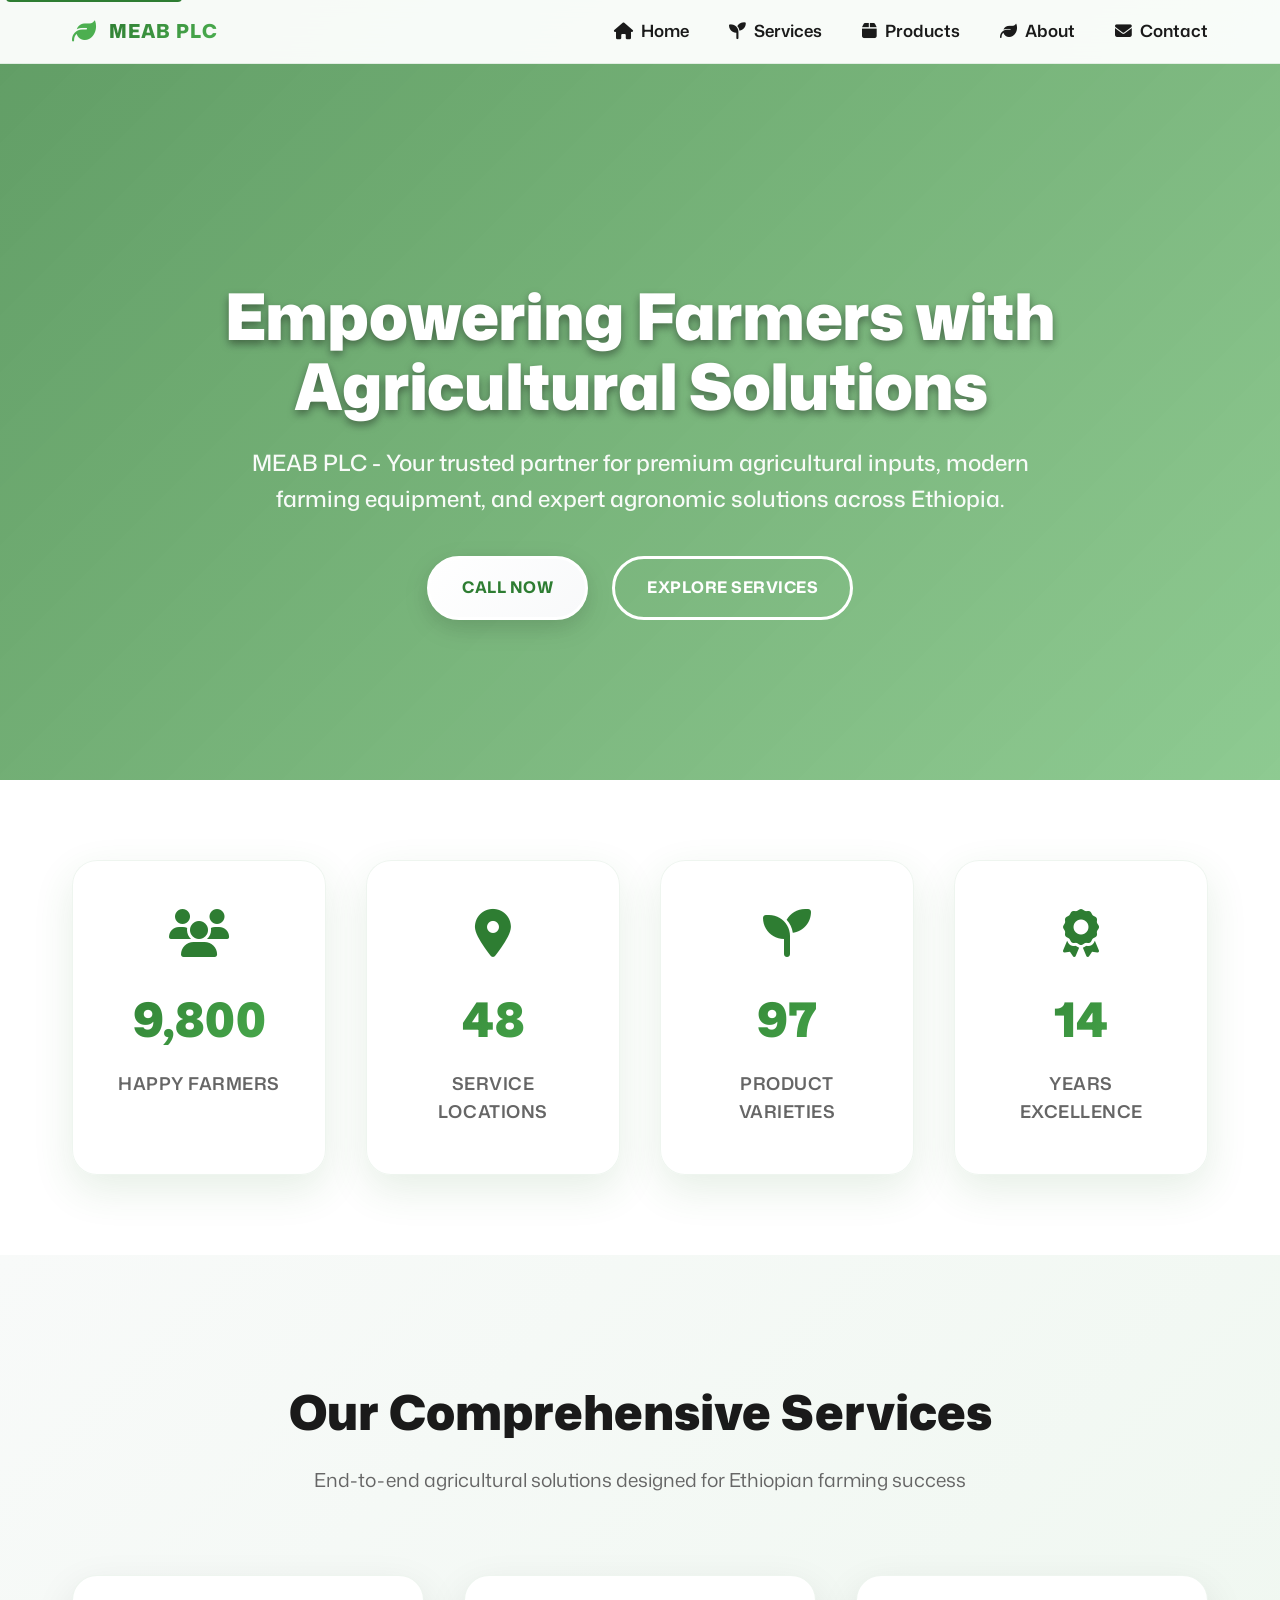
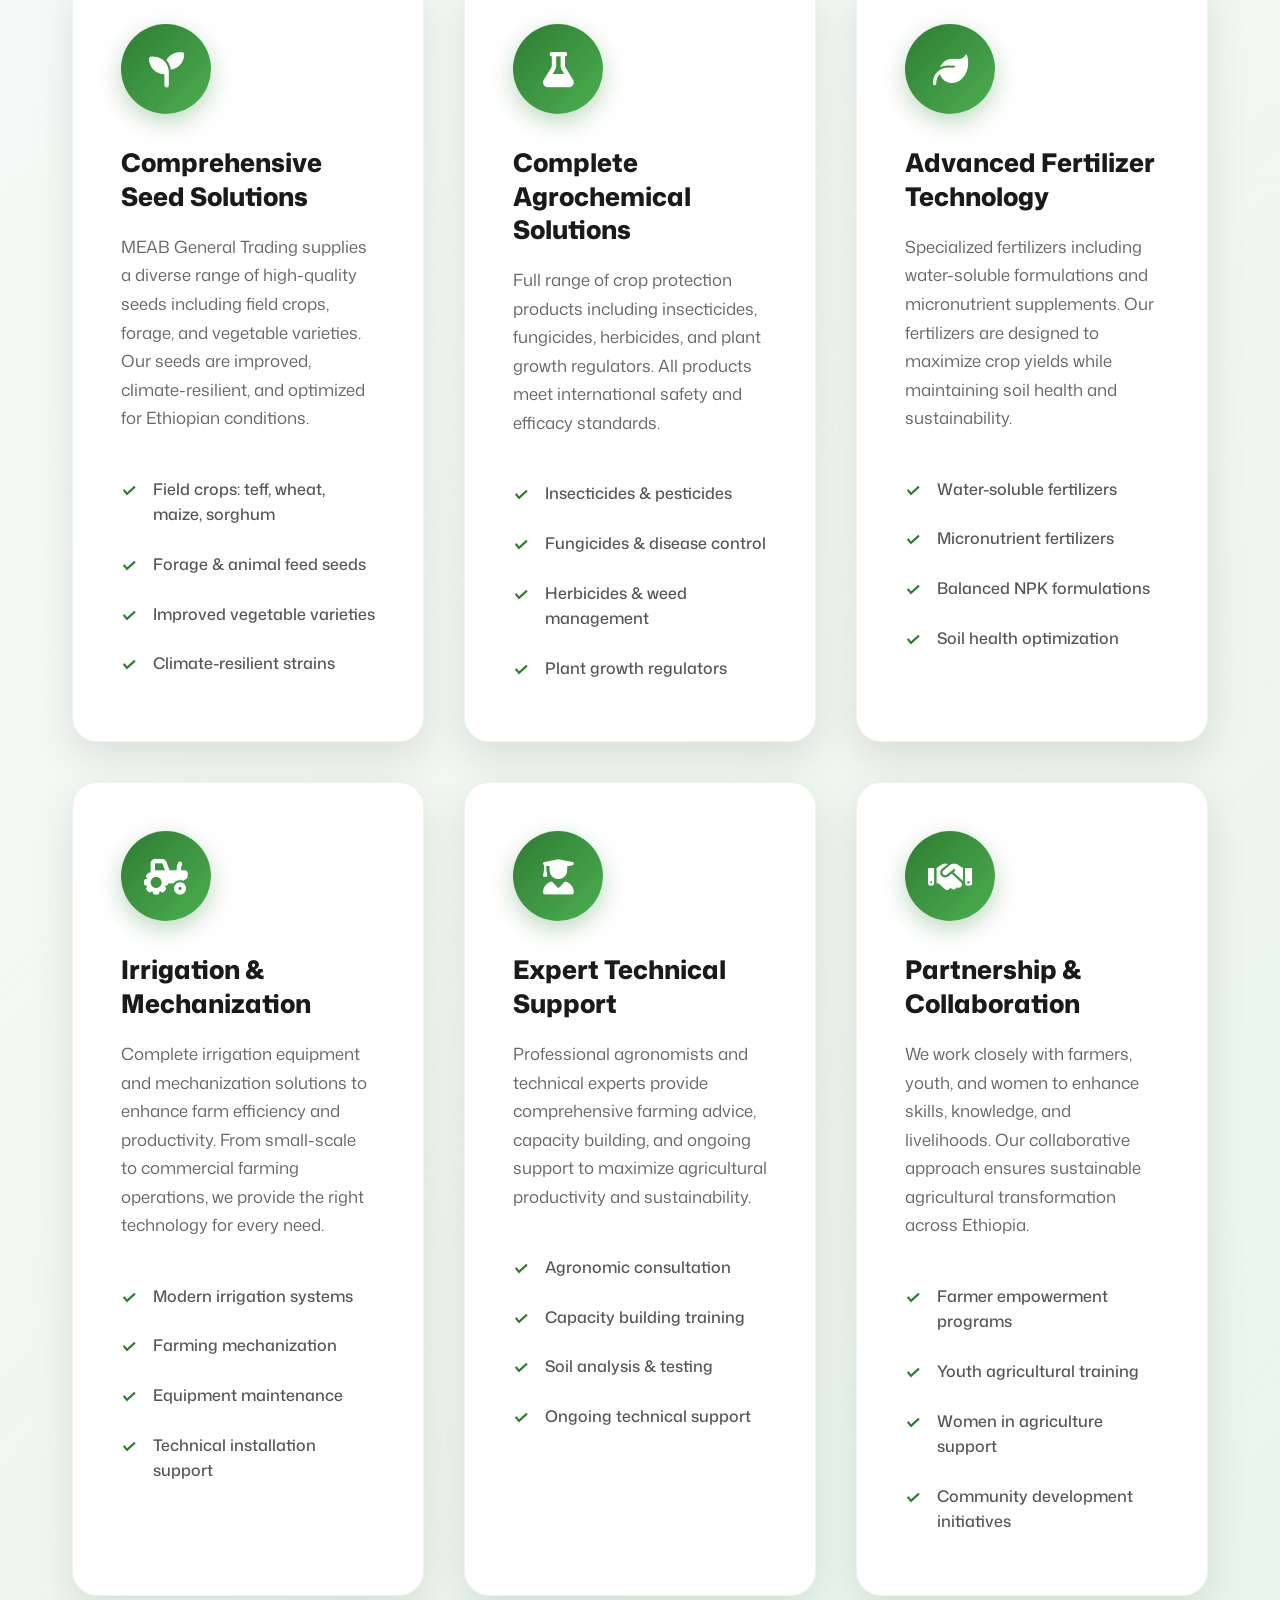
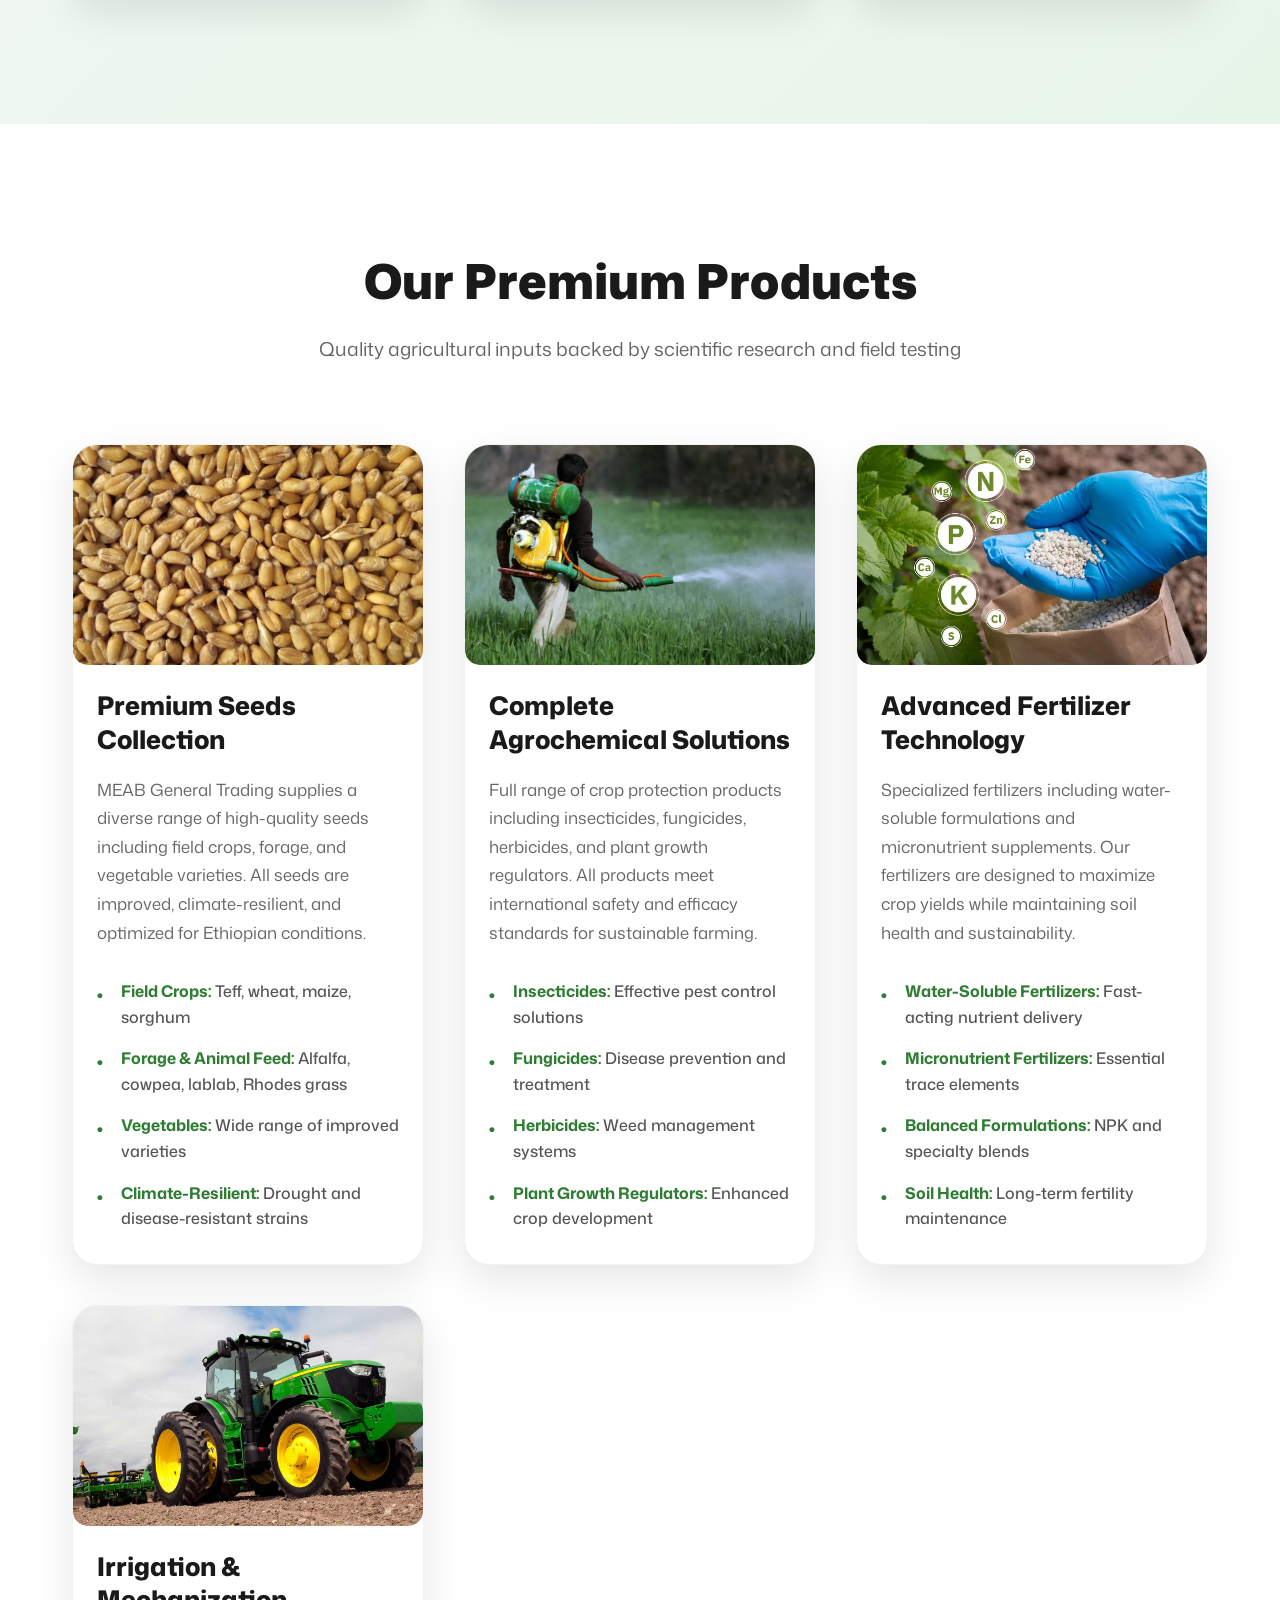
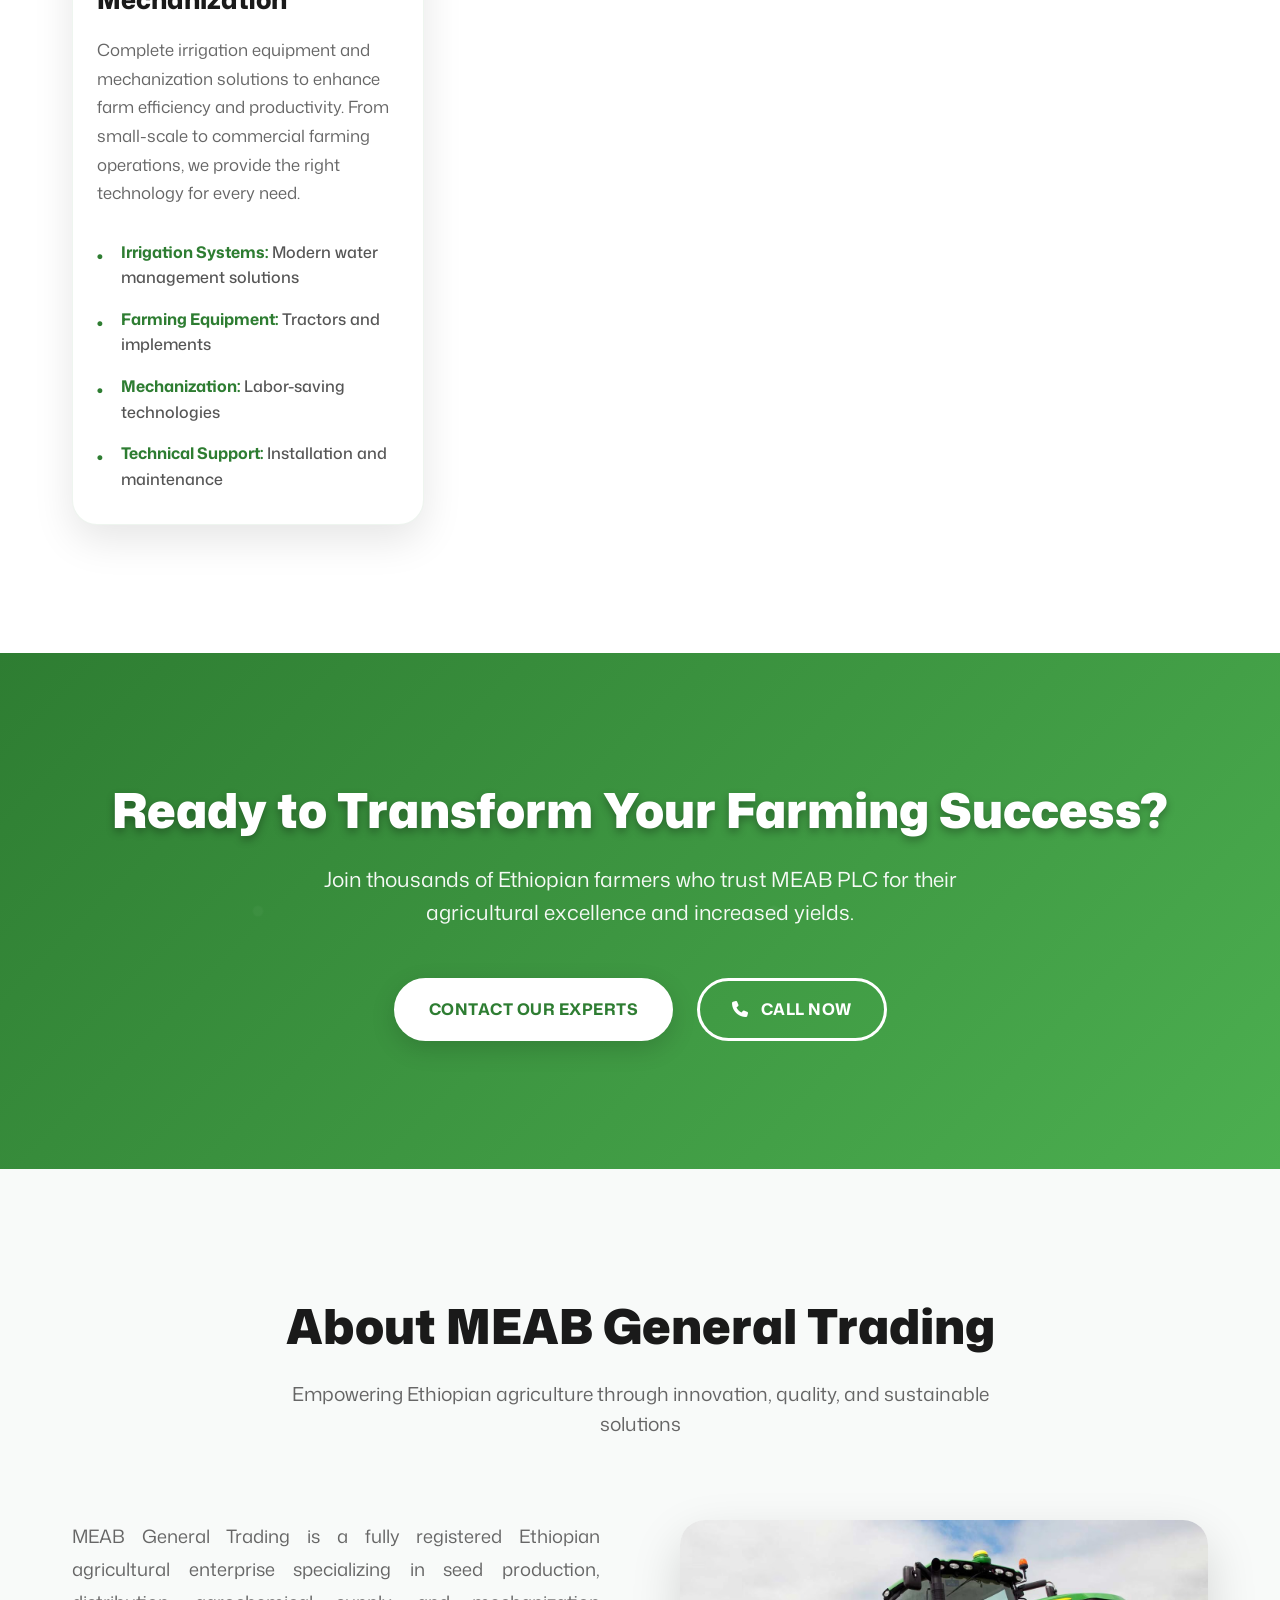
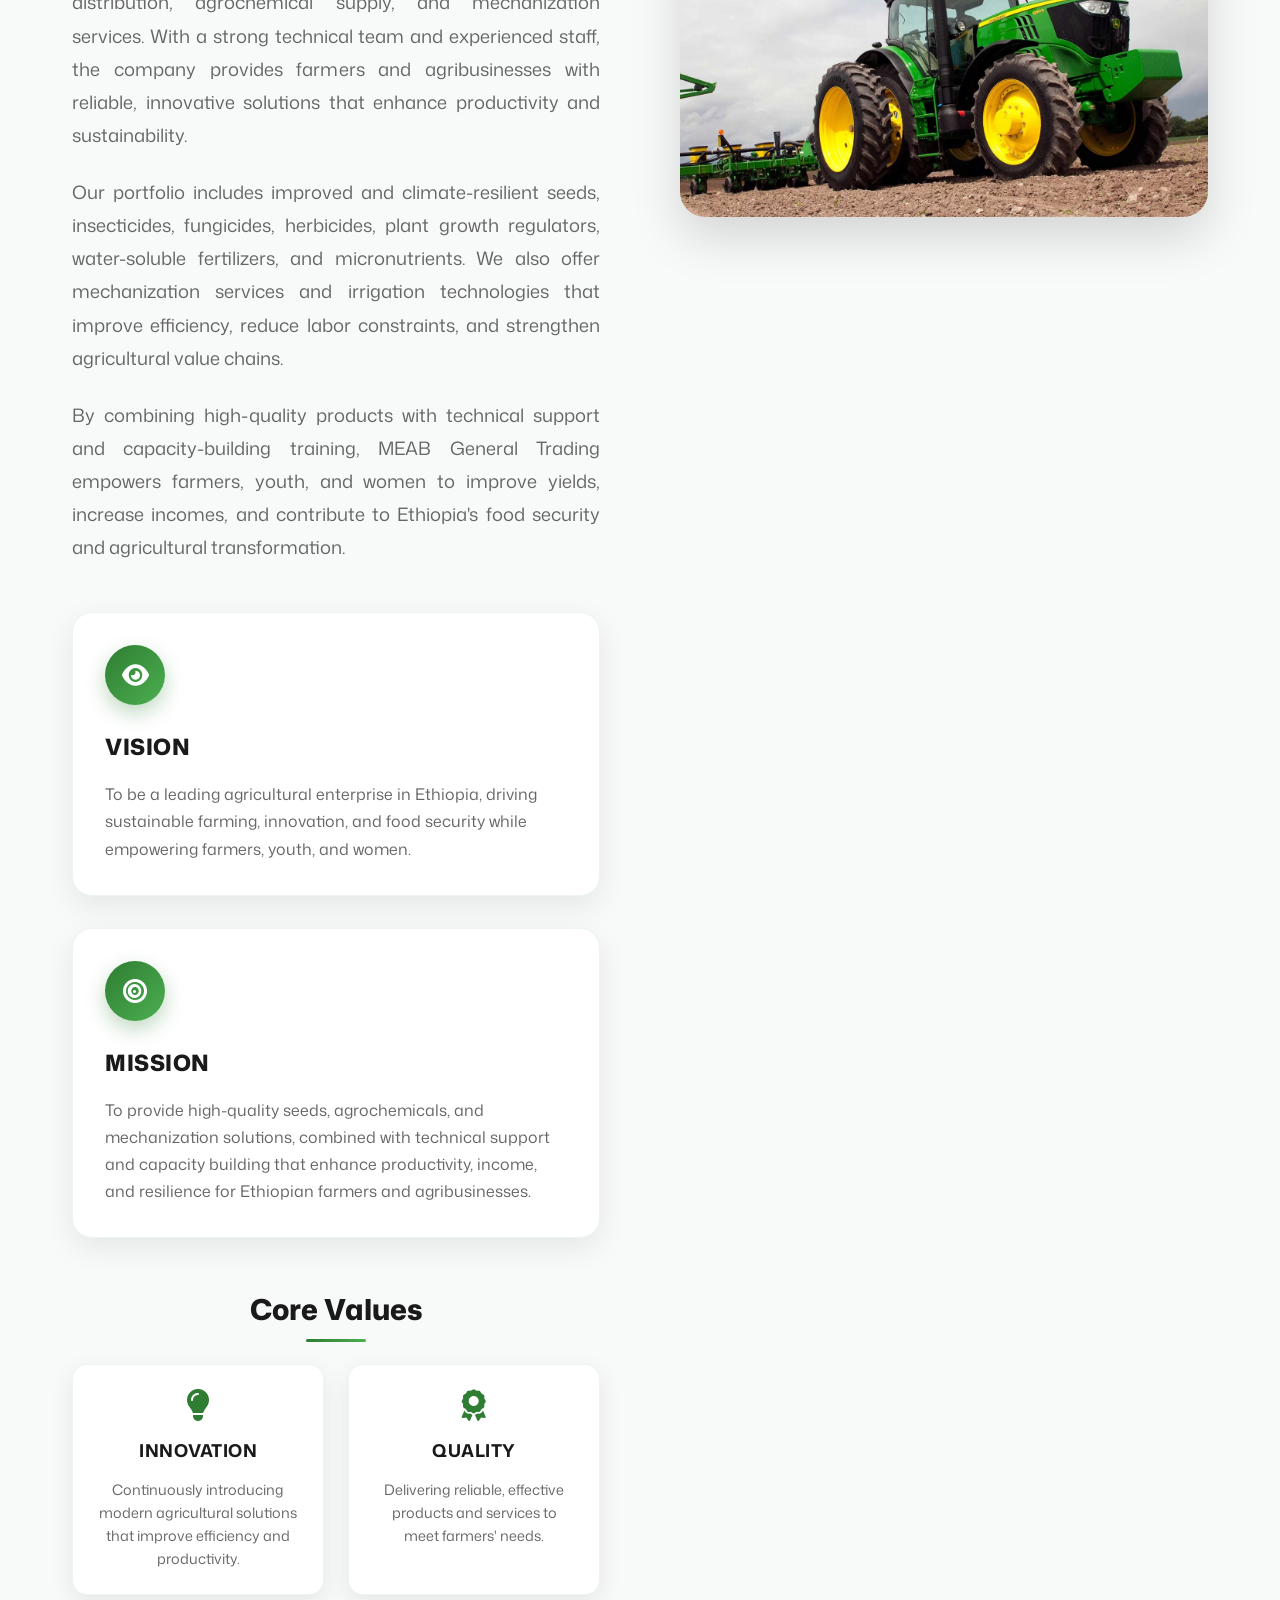
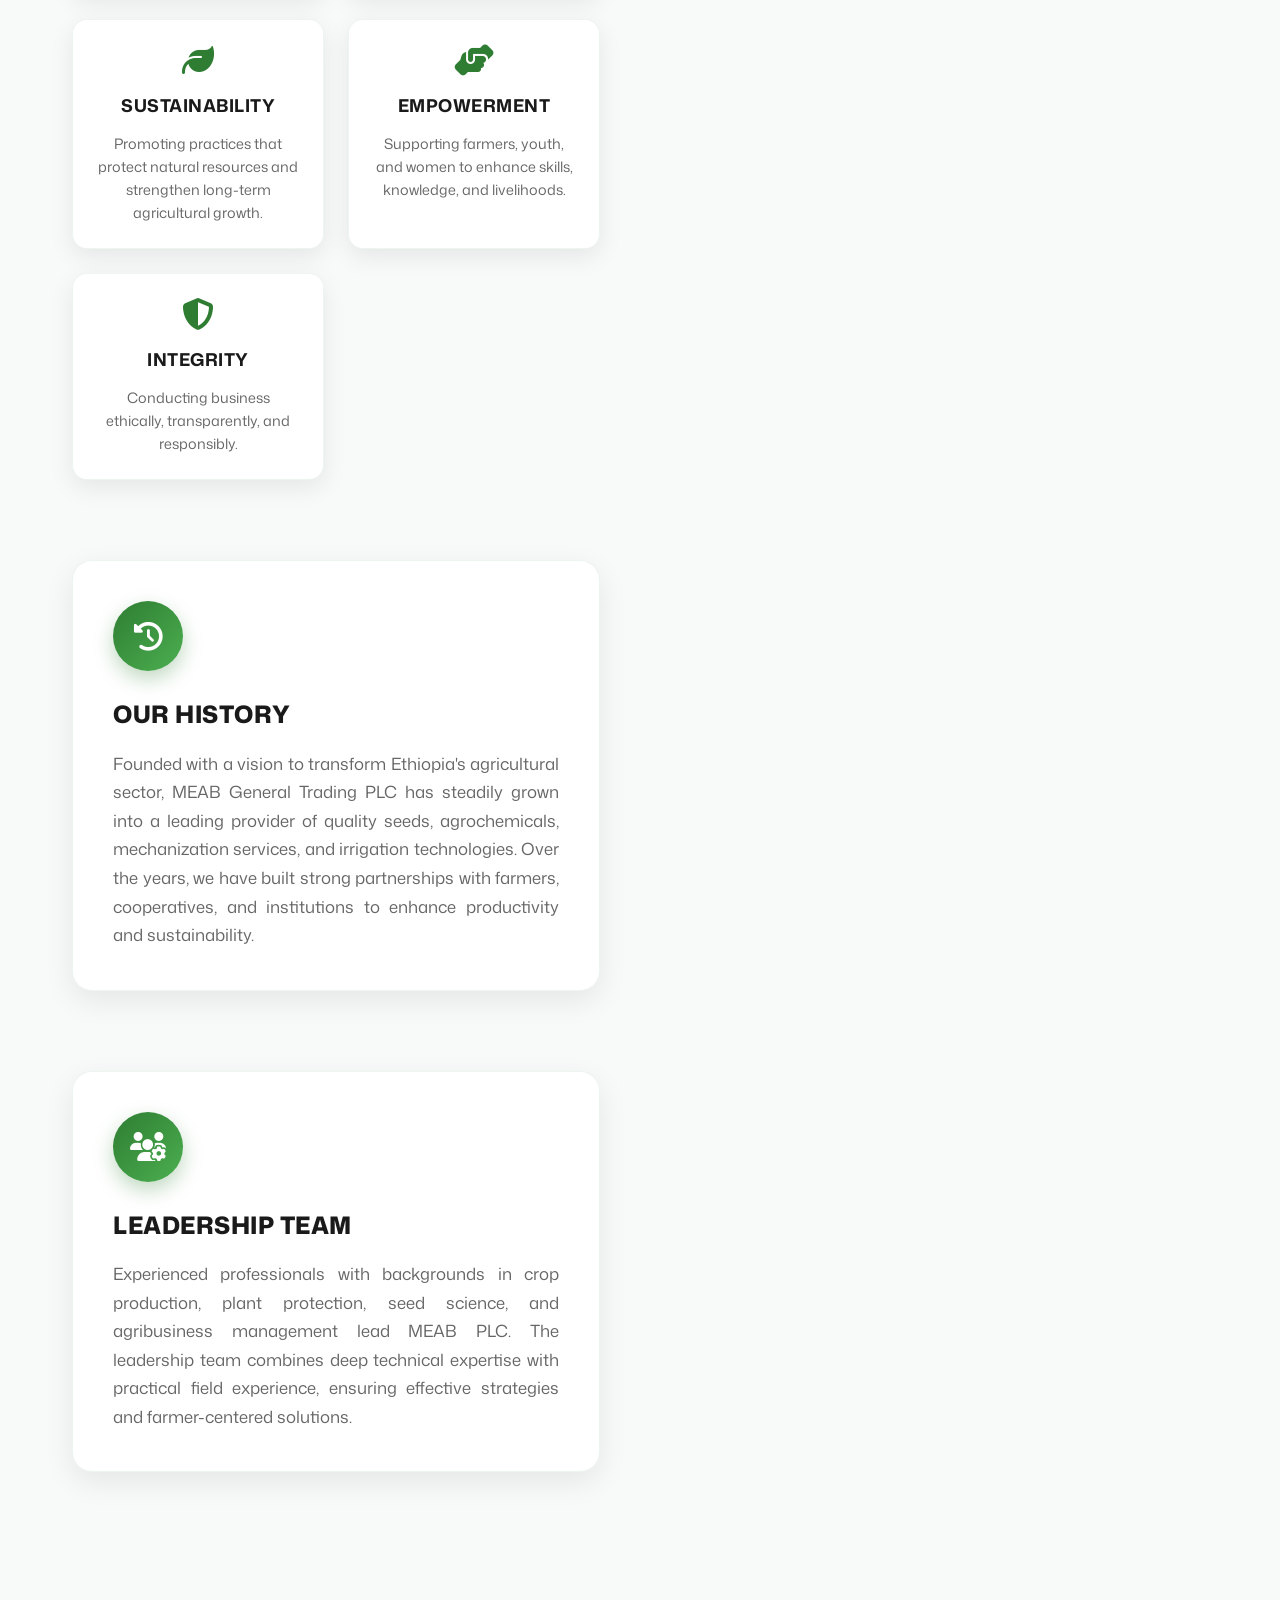
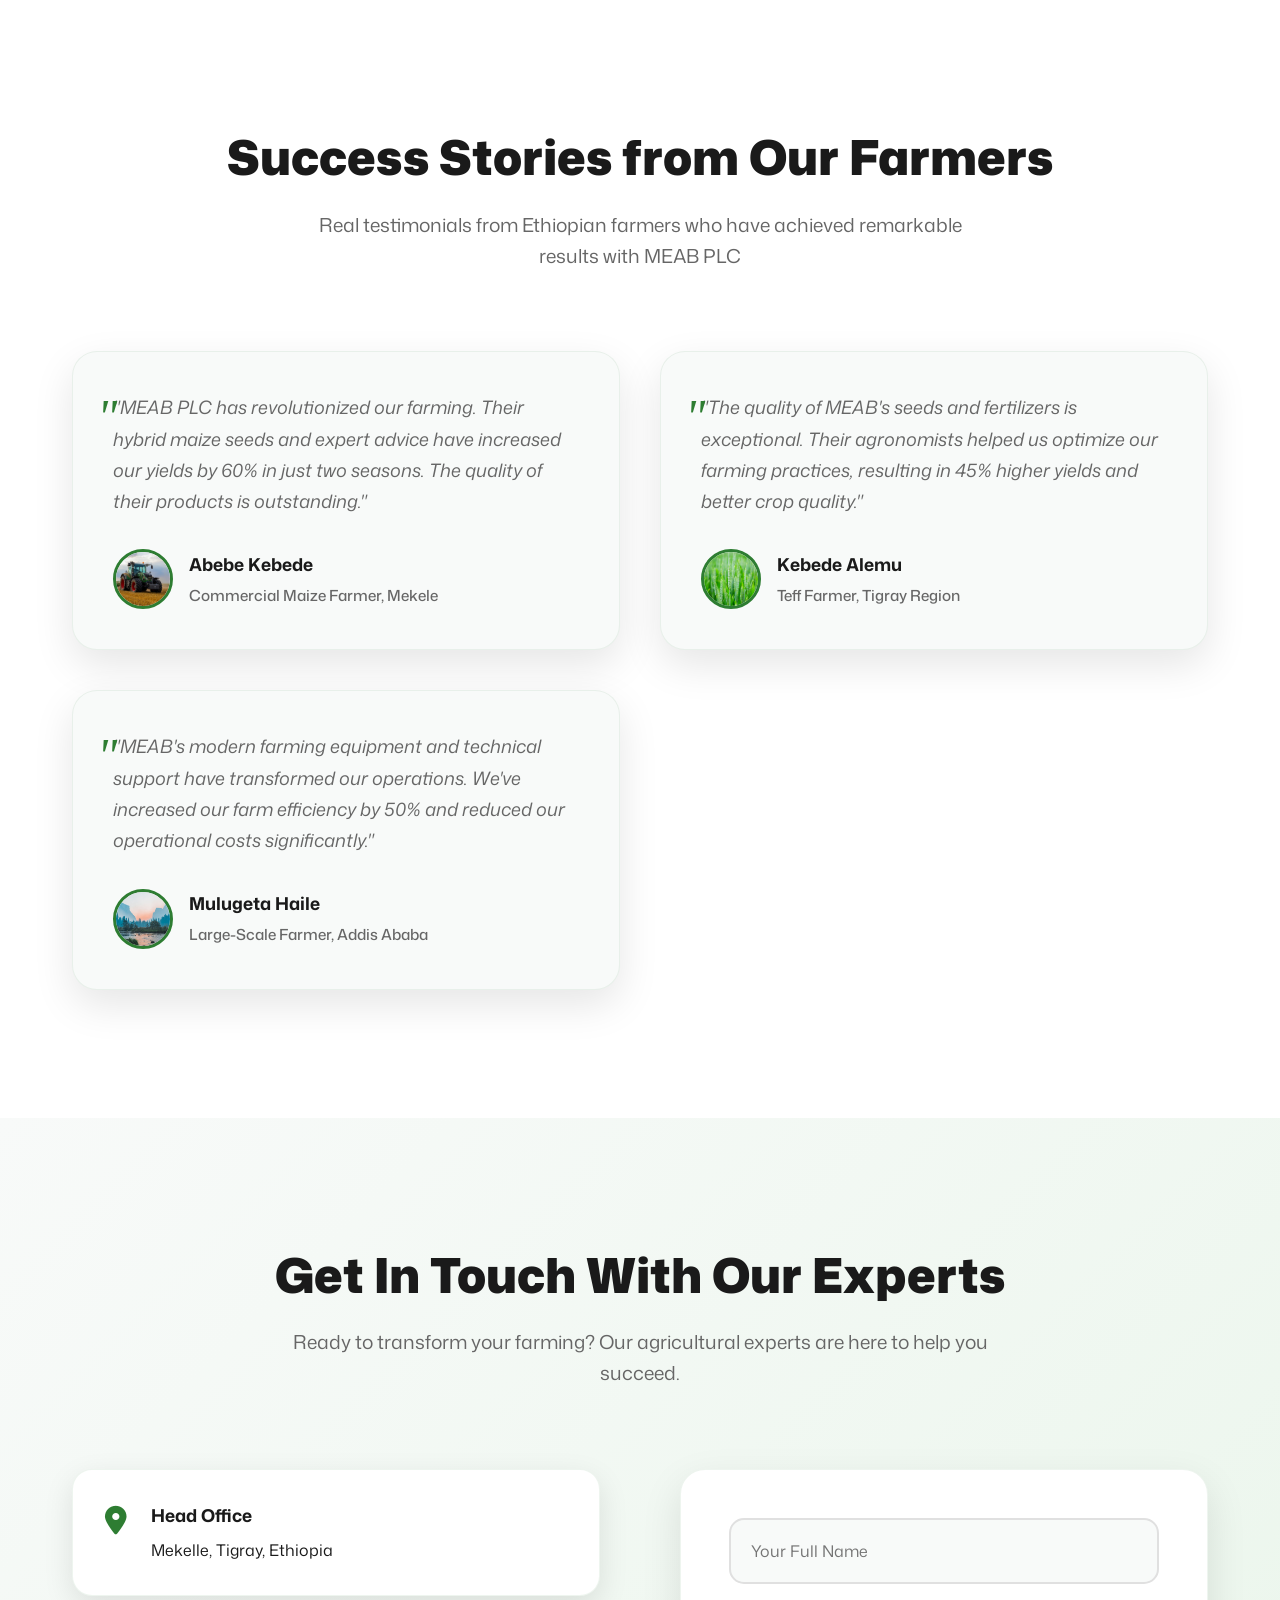
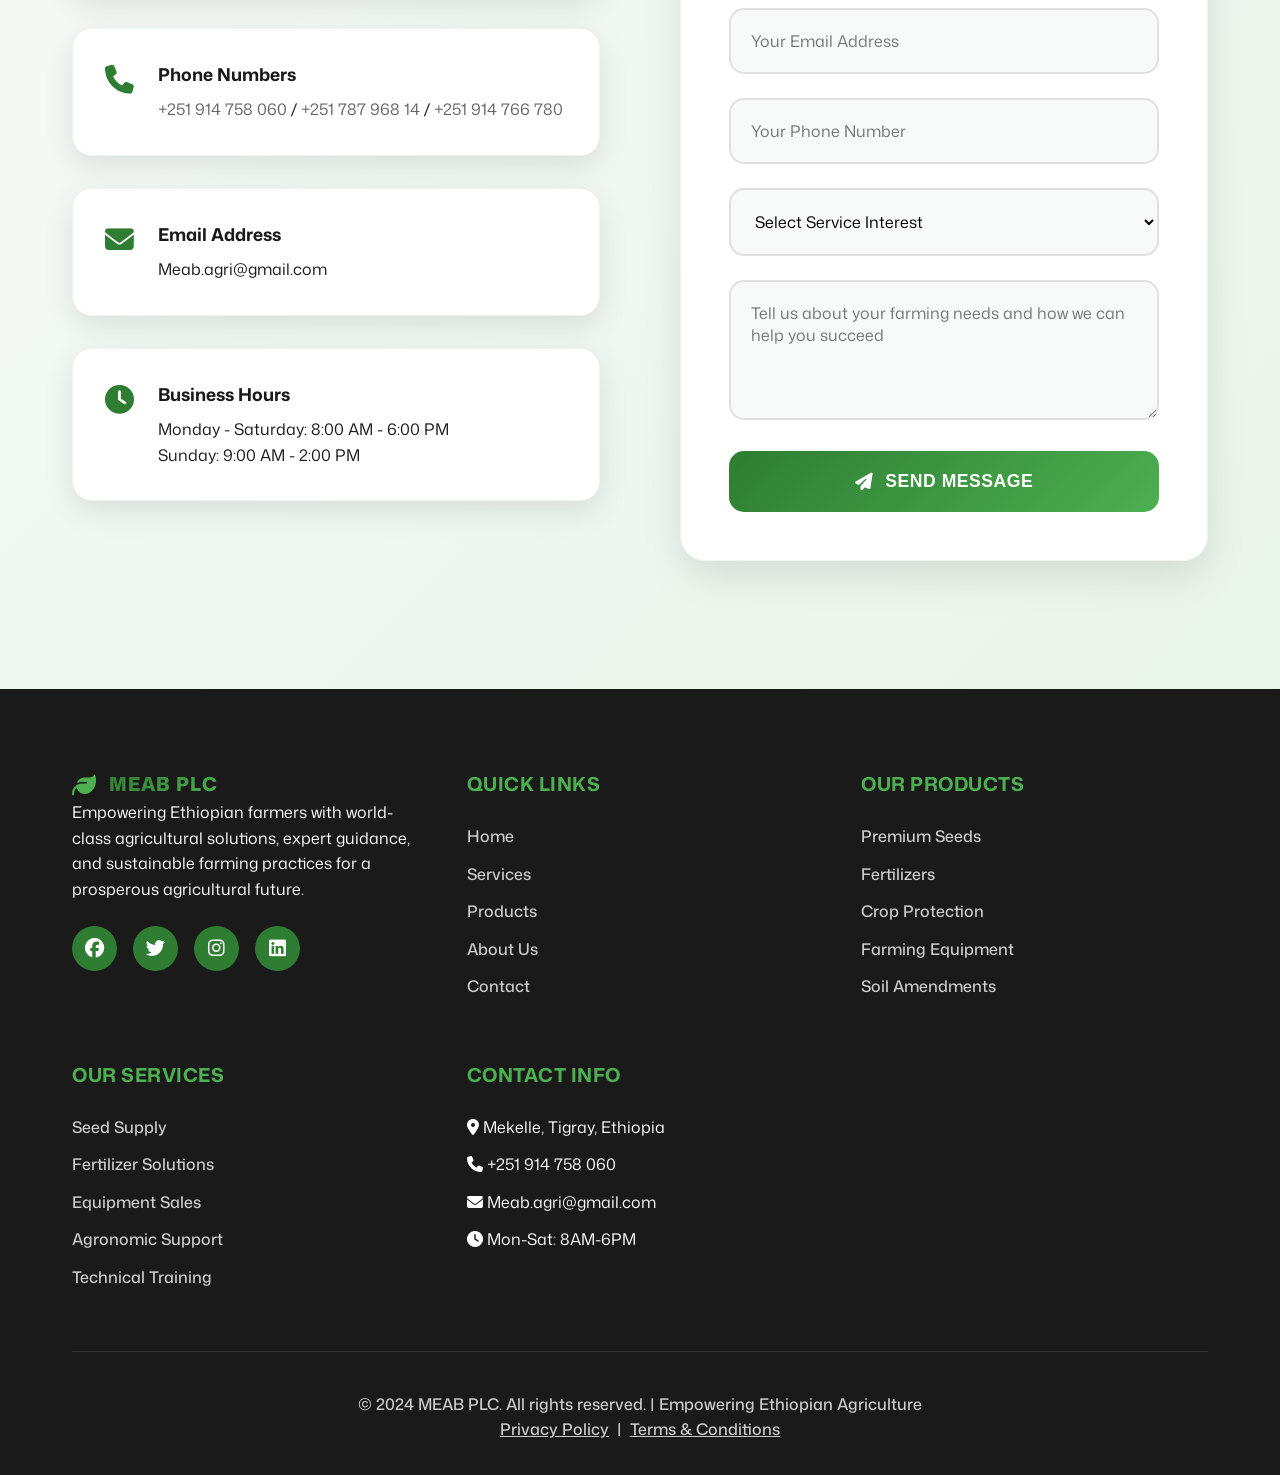
<file: index.html>
<!DOCTYPE html>
<html lang="en">

<head>
  <meta charset="UTF-8" />
  <meta name="viewport" content="width=device-width, initial-scale=1.0" />
  <link rel="preconnect" href="https://fonts.googleapis.com" />
  <link rel="preconnect" href="https://fonts.gstatic.com" crossorigin />
  <link href="https://fonts.googleapis.com/css2?family=Mona+Sans:ital,wght@0,200..900;1,200..900&display=swap"
    rel="stylesheet" />
  <!-- Font Awesome CDN -->
  <link rel="stylesheet" href="https://cdnjs.cloudflare.com/ajax/libs/font-awesome/6.5.1/css/all.min.css"
    integrity="sha512-DTOQO9RWCH3ppGqcWaEA1BIZOC6xxalwEsw9c2QQeAIftl+Vegovlnee1c9QX4TctnWMn13TZye+giMm8e2LwA=="
    crossorigin="anonymous" referrerpolicy="no-referrer" />

  <title>MEAB PLC - Leading Agricultural Solutions in Ethiopia</title>
  <meta name="description"
    content="MEAB PLC is Ethiopia's premier agricultural company providing quality seeds, fertilizers, equipment, and expert farming solutions. Serving Mekele and nationwide." />
  <meta name="keywords" content="MEAB, agricultural, Ethiopia, farming, seeds, fertilizers, tractors, Mekele, Tigray" />
  <link rel="stylesheet" href="styles.css" />
</head>

<body>
  <header class="header">
    <nav class="navbar">
      <div class="logo">
        <i class="fas fa-leaf"></i>
        <span>MEAB PLC</span>
      </div>
      <ul class="nav-links">
        <li>
          <a href="#home"><i class="fas fa-home"></i> Home</a>
        </li>
        <li>
          <a href="#services"><i class="fas fa-seedling"></i> Services</a>
        </li>
        <li>
          <a href="#products"><i class="fas fa-box"></i> Products</a>
        </li>
        <li>
          <a href="#about"><i class="fas fa-leaf"></i> About</a>
        </li>
        <li>
          <a href="#contact"><i class="fas fa-envelope"></i> Contact</a>
        </li>
      </ul>
      <div class="hamburger">
        <span></span>
        <span></span>
        <span></span>
      </div>
    </nav>
  </header>

  <main>
    <section id="home" class="hero">
      <video class="hero-bg-video" src="assets/hero-comp.mp4" autoplay loop muted playsinline></video>
      <div class="hero-content">
        <h1 class="hero-title">Empowering Farmers with Agricultural Solutions</h1>
        <p class="hero-subtitle">
          MEAB PLC - Your trusted partner for premium agricultural inputs, modern farming equipment, and expert
          agronomic solutions across Ethiopia.
        </p>
        <div class="hero-buttons">
          <a href="tel:+251914758060" class="cta-btn primary">Call Now</a>
          <a href="#services" class="cta-btn secondary">Explore Services</a>
        </div>
      </div>
      <div class="scroll-indicator">
        <i class="fas fa-chevron-down"></i>
      </div>
    </section>

    <section class="stats">
      <div class="container">
        <div class="stat-item">
          <i class="fas fa-users"></i>
          <h3>10,000+</h3>
          <p>Happy Farmers</p>
        </div>
        <div class="stat-item">
          <i class="fas fa-map-marker-alt"></i>
          <h3>50+</h3>
          <p>Service Locations</p>
        </div>
        <div class="stat-item">
          <i class="fas fa-seedling"></i>
          <h3>100+</h3>
          <p>Product Varieties</p>
        </div>
        <div class="stat-item">
          <i class="fas fa-award"></i>
          <h3>15+</h3>
          <p>Years Excellence</p>
        </div>
      </div>
    </section>

    <section id="services" class="services">
      <div class="container">
        <div class="section-header">
          <h2>Our Comprehensive Services</h2>
          <p>End-to-end agricultural solutions designed for Ethiopian farming success</p>
        </div>
        <div class="services-grid">
          <div class="service-card">
            <div class="service-icon">
              <i class="fas fa-seedling"></i>
            </div>
            <h3>Comprehensive Seed Solutions</h3>
            <p>
              MEAB General Trading supplies a diverse range of high-quality seeds including field crops, forage, and
              vegetable varieties. Our seeds are improved, climate-resilient, and optimized for Ethiopian conditions.
            </p>
            <ul class="service-features">
              <li>Field crops: teff, wheat, maize, sorghum</li>
              <li>Forage & animal feed seeds</li>
              <li>Improved vegetable varieties</li>
              <li>Climate-resilient strains</li>
            </ul>
          </div>
          <div class="service-card">
            <div class="service-icon">
              <i class="fas fa-flask"></i>
            </div>
            <h3>Complete Agrochemical Solutions</h3>
            <p>
              Full range of crop protection products including insecticides, fungicides, herbicides, and plant growth
              regulators. All products meet international safety and efficacy standards.
            </p>
            <ul class="service-features">
              <li>Insecticides & pesticides</li>
              <li>Fungicides & disease control</li>
              <li>Herbicides & weed management</li>
              <li>Plant growth regulators</li>
            </ul>
          </div>
          <div class="service-card">
            <div class="service-icon">
              <i class="fas fa-leaf"></i>
            </div>
            <h3>Advanced Fertilizer Technology</h3>
            <p>
              Specialized fertilizers including water-soluble formulations and micronutrient supplements. Our
              fertilizers
              are designed to maximize crop yields while maintaining soil health and sustainability.
            </p>
            <ul class="service-features">
              <li>Water-soluble fertilizers</li>
              <li>Micronutrient fertilizers</li>
              <li>Balanced NPK formulations</li>
              <li>Soil health optimization</li>
            </ul>
          </div>
          <div class="service-card">
            <div class="service-icon">
              <i class="fas fa-tractor"></i>
            </div>
            <h3>Irrigation & Mechanization</h3>
            <p>
              Complete irrigation equipment and mechanization solutions to enhance farm efficiency and productivity.
              From small-scale to commercial farming operations, we provide the right technology for every need.
            </p>
            <ul class="service-features">
              <li>Modern irrigation systems</li>
              <li>Farming mechanization</li>
              <li>Equipment maintenance</li>
              <li>Technical installation support</li>
            </ul>
          </div>
          <div class="service-card">
            <div class="service-icon">
              <i class="fas fa-user-graduate"></i>
            </div>
            <h3>Expert Technical Support</h3>
            <p>
              Professional agronomists and technical experts provide comprehensive farming advice, capacity building,
              and ongoing support to maximize agricultural productivity and sustainability.
            </p>
            <ul class="service-features">
              <li>Agronomic consultation</li>
              <li>Capacity building training</li>
              <li>Soil analysis & testing</li>
              <li>Ongoing technical support</li>
            </ul>
          </div>
          <div class="service-card">
            <div class="service-icon">
              <i class="fas fa-handshake"></i>
            </div>
            <h3>Partnership & Collaboration</h3>
            <p>
              We work closely with farmers, youth, and women to enhance skills, knowledge, and livelihoods. Our
              collaborative approach ensures sustainable agricultural transformation across Ethiopia.
            </p>
            <ul class="service-features">
              <li>Farmer empowerment programs</li>
              <li>Youth agricultural training</li>
              <li>Women in agriculture support</li>
              <li>Community development initiatives</li>
            </ul>
          </div>
        </div>
      </div>
    </section>

    <section id="products" class="products">
      <div class="container">
        <div class="section-header">
          <h2>Our Premium Products</h2>
          <p>Quality agricultural inputs backed by scientific research and field testing</p>
        </div>
        <div class="product-grid">
          <div class="product-card">
            <div class="product-image">
              <img src="assets/seeds.jpg" alt="Premium Seeds" class="product-img" />
            </div>
            <div class="product-content">
              <h3>Premium Seeds Collection</h3>
              <p>
                MEAB General Trading supplies a diverse range of high-quality seeds including field crops, forage,
                and vegetable varieties. All seeds are improved, climate-resilient, and optimized for Ethiopian
                conditions.
              </p>
              <ul class="product-list">
                <li><strong>Field Crops:</strong> Teff, wheat, maize, sorghum</li>
                <li><strong>Forage & Animal Feed:</strong> Alfalfa, cowpea, lablab, Rhodes grass</li>
                <li><strong>Vegetables:</strong> Wide range of improved varieties</li>
                <li><strong>Climate-Resilient:</strong> Drought and disease-resistant strains</li>
              </ul>
            </div>
          </div>
          <div class="product-card">
            <div class="product-image">
              <img src="assets/spray.webp" alt="Agrochemicals" class="product-img" />
            </div>
            <div class="product-content">
              <h3>Complete Agrochemical Solutions</h3>
              <p>
                Full range of crop protection products including insecticides, fungicides, herbicides, and plant growth
                regulators. All products meet international safety and efficacy standards for sustainable farming.
              </p>
              <ul class="product-list">
                <li><strong>Insecticides:</strong> Effective pest control solutions</li>
                <li><strong>Fungicides:</strong> Disease prevention and treatment</li>
                <li><strong>Herbicides:</strong> Weed management systems</li>
                <li><strong>Plant Growth Regulators:</strong> Enhanced crop development</li>
              </ul>
            </div>
          </div>
          <div class="product-card">
            <div class="product-image">
              <img src="assets/products-ferilizers.webp" alt="Fertilizers" class="product-img" />
            </div>
            <div class="product-content">
              <h3>Advanced Fertilizer Technology</h3>
              <p>
                Specialized fertilizers including water-soluble formulations and micronutrient supplements. Our
                fertilizers
                are designed to maximize crop yields while maintaining soil health and sustainability.
              </p>
              <ul class="product-list">
                <li><strong>Water-Soluble Fertilizers:</strong> Fast-acting nutrient delivery</li>
                <li><strong>Micronutrient Fertilizers:</strong> Essential trace elements</li>
                <li><strong>Balanced Formulations:</strong> NPK and specialty blends</li>
                <li><strong>Soil Health:</strong> Long-term fertility maintenance</li>
              </ul>
            </div>
          </div>
          <div class="product-card">
            <div class="product-image">
              <img src="assets/3.avif" alt="Irrigation & Mechanization" class="product-img" />
            </div>
            <div class="product-content">
              <h3>Irrigation & Mechanization</h3>
              <p>
                Complete irrigation equipment and mechanization solutions to enhance farm efficiency and productivity.
                From small-scale to commercial farming operations, we provide the right technology for every need.
              </p>
              <ul class="product-list">
                <li><strong>Irrigation Systems:</strong> Modern water management solutions</li>
                <li><strong>Farming Equipment:</strong> Tractors and implements</li>
                <li><strong>Mechanization:</strong> Labor-saving technologies</li>
                <li><strong>Technical Support:</strong> Installation and maintenance</li>
              </ul>
            </div>
          </div>
        </div>
      </div>
    </section>

    <section class="cta-section">
      <div class="container">
        <div class="cta-content">
          <h2>Ready to Transform Your Farming Success?</h2>
          <p>Join thousands of Ethiopian farmers who trust MEAB PLC for their agricultural excellence and increased
            yields.</p>
          <div class="cta-buttons">
            <a href="#contact" class="cta-btn primary">Contact Our Experts</a>
            <a href="tel:+251914758060" class="cta-btn secondary"> <i class="fas fa-phone"></i> Call Now </a>
          </div>
        </div>
      </div>
    </section>

    <section id="about" class="about">
      <div class="container">
        <div class="section-header">
          <h2>About MEAB General Trading</h2>
          <p>Empowering Ethiopian agriculture through innovation, quality, and sustainable solutions</p>
        </div>

        <div class="about-content">
          <div class="about-text">
            <div class="about-intro">
              <p>
                MEAB General Trading is a fully registered Ethiopian agricultural enterprise specializing in seed
                production, distribution, agrochemical supply, and mechanization services. With a strong technical
                team and experienced staff, the company provides farmers and agribusinesses with reliable,
                innovative solutions that enhance productivity and sustainability.
              </p>
              <p>
                Our portfolio includes improved and climate-resilient seeds, insecticides, fungicides, herbicides,
                plant growth regulators, water-soluble fertilizers, and micronutrients. We also offer mechanization
                services and irrigation technologies that improve efficiency, reduce labor constraints, and
                strengthen agricultural value chains.
              </p>
              <p>
                By combining high-quality products with technical support and capacity-building training, MEAB
                General Trading empowers farmers, youth, and women to improve yields, increase incomes, and
                contribute to Ethiopia's food security and agricultural transformation.
              </p>
            </div>

            <div class="about-mission-vision">
              <div class="mission-vision-card">
                <div class="card-icon">
                  <i class="fas fa-eye"></i>
                </div>
                <h3>Vision</h3>
                <p>To be a leading agricultural enterprise in Ethiopia, driving sustainable farming, innovation, and
                  food security while empowering farmers, youth, and women.</p>
              </div>

              <div class="mission-vision-card">
                <div class="card-icon">
                  <i class="fas fa-bullseye"></i>
                </div>
                <h3>Mission</h3>
                <p>To provide high-quality seeds, agrochemicals, and mechanization solutions, combined with
                  technical support and capacity building that enhance productivity, income, and resilience for
                  Ethiopian farmers and agribusinesses.</p>
              </div>
            </div>

            <div class="core-values">
              <h3>Core Values</h3>
              <div class="values-grid">
                <div class="value-item">
                  <i class="fas fa-lightbulb"></i>
                  <h4>Innovation</h4>
                  <p>Continuously introducing modern agricultural solutions that improve efficiency and productivity.
                  </p>
                </div>
                <div class="value-item">
                  <i class="fas fa-award"></i>
                  <h4>Quality</h4>
                  <p>Delivering reliable, effective products and services to meet farmers' needs.</p>
                </div>
                <div class="value-item">
                  <i class="fas fa-leaf"></i>
                  <h4>Sustainability</h4>
                  <p>Promoting practices that protect natural resources and strengthen long-term agricultural growth.
                  </p>
                </div>
                <div class="value-item">
                  <i class="fas fa-hands-helping"></i>
                  <h4>Empowerment</h4>
                  <p>Supporting farmers, youth, and women to enhance skills, knowledge, and livelihoods.</p>
                </div>
                <div class="value-item">
                  <i class="fas fa-shield-alt"></i>
                  <h4>Integrity</h4>
                  <p>Conducting business ethically, transparently, and responsibly.</p>
                </div>
              </div>
            </div>

            <div class="about-history">
              <div class="history-card">
                <div class="history-icon">
                  <i class="fas fa-history"></i>
                </div>
                <h3>Our History</h3>
                <p>
                  Founded with a vision to transform Ethiopia's agricultural sector, MEAB General Trading PLC has
                  steadily grown into a leading provider of quality seeds, agrochemicals, mechanization services,
                  and irrigation technologies. Over the years, we have built strong partnerships with farmers,
                  cooperatives, and institutions to enhance productivity and sustainability.
                </p>
              </div>
            </div>

            <div class="about-leadership">
              <div class="leadership-card">
                <div class="leadership-icon">
                  <i class="fas fa-users-cog"></i>
                </div>
                <h3>Leadership Team</h3>
                <p>
                  Experienced professionals with backgrounds in crop production, plant protection, seed science,
                  and agribusiness management lead MEAB PLC. The leadership team combines deep technical
                  expertise with practical field experience, ensuring effective strategies and farmer-centered
                  solutions.
                </p>
              </div>
            </div>
          </div>

          <div class="about-image">
            <img src="assets/3.avif" alt="Ethiopian farming success" />
          </div>
        </div>
      </div>
    </section>

    <section class="testimonials">
      <div class="container">
        <div class="section-header">
          <h2>Success Stories from Our Farmers</h2>
          <p>Real testimonials from Ethiopian farmers who have achieved remarkable results with MEAB PLC</p>
        </div>
        <div class="testimonial-grid">
          <div class="testimonial-card">
            <div class="testimonial-content">
              <p>
                "MEAB PLC has revolutionized our farming. Their hybrid maize seeds and expert advice have increased our
                yields by 60% in just two seasons. The quality of their products is outstanding."
              </p>
            </div>
            <div class="testimonial-author">
              <img src="assets/2.jpg" alt="Farmer" />
              <div>
                <h4>Abebe Kebede</h4>
                <span>Commercial Maize Farmer, Mekele</span>
              </div>
            </div>
          </div>
          <div class="testimonial-card">
            <div class="testimonial-content">
              <p>
                "The quality of MEAB's seeds and fertilizers is exceptional. Their agronomists helped us optimize our
                farming practices, resulting in 45% higher yields and better crop quality."
              </p>
            </div>
            <div class="testimonial-author">
              <img src="assets/4.jpg" alt="Farmer" />
              <div>
                <h4>Kebede Alemu</h4>
                <span>Teff Farmer, Tigray Region</span>
              </div>
            </div>
          </div>
          <div class="testimonial-card">
            <div class="testimonial-content">
              <p>
                "MEAB's modern farming equipment and technical support have transformed our operations. We've increased
                our farm efficiency by 50% and reduced our operational costs significantly."
              </p>
            </div>
            <div class="testimonial-author">
              <img src="assets/feature1.jpg" alt="Farmer" />
              <div>
                <h4>Mulugeta Haile</h4>
                <span>Large-Scale Farmer, Addis Ababa</span>
              </div>
            </div>
          </div>
        </div>
      </div>
    </section>

    <section id="contact" class="contact">
      <div class="container">
        <div class="section-header">
          <h2>Get In Touch With Our Experts</h2>
          <p>Ready to transform your farming? Our agricultural experts are here to help you succeed.</p>
        </div>
        <div class="contact-content">
          <div class="contact-info">
            <div class="contact-item">
              <i class="fas fa-map-marker-alt"></i>
              <div>
                <h4>Head Office</h4>
                <p>Mekelle, Tigray, Ethiopia</p>
              </div>
            </div>
            <div class="contact-item">
              <i class="fas fa-phone"></i>
              <div>
                <h4>Phone Numbers</h4>
                <p>
                  <span>+251 914 758 060</span> /
                  <span>+251 787 968 14</span> /
                  <span>+251 914 766 780</span>
                </p>
              </div>
            </div>
            <div class="contact-item">
              <i class="fas fa-envelope"></i>
              <div>
                <h4>Email Address</h4>
                <p>Meab.agri@gmail.com</p>
              </div>
            </div>
            <div class="contact-item">
              <i class="fas fa-clock"></i>
              <div>
                <h4>Business Hours</h4>
                <p>Monday - Saturday: 8:00 AM - 6:00 PM</p>
                <p>Sunday: 9:00 AM - 2:00 PM</p>
              </div>
            </div>
          </div>
          <form id="contactForm" class="contact-form">
            <div class="form-group">
              <input type="text" name="name" placeholder="Your Full Name" required />
            </div>
            <div class="form-group">
              <input type="email" name="email" placeholder="Your Email Address" required />
            </div>
            <div class="form-group">
              <input type="tel" name="phone" placeholder="Your Phone Number" />
            </div>
            <div class="form-group">
              <select name="service" required>
                <option value="">Select Service Interest</option>
                <option value="seeds">Seeds & Planting</option>
                <option value="fertilizers">Fertilizers & Chemicals</option>
                <option value="equipment">Farming Equipment</option>
                <option value="consultation">Agronomic Consultation</option>
                <option value="other">Other Services</option>
              </select>
            </div>
            <div class="form-group">
              <textarea name="message" placeholder="Tell us about your farming needs and how we can help you succeed"
                required></textarea>
            </div>
            <button type="submit" class="submit-btn">
              <i class="fas fa-paper-plane"></i> Send Message
            </button>
          </form>
        </div>
        <div id="formMessage"></div>
      </div>
    </section>
  </main>

  <footer class="footer">
    <div class="container">
      <div class="footer-content">
        <div class="footer-section">
          <div class="logo">
            <i class="fas fa-leaf"></i>
            <span>MEAB PLC</span>
          </div>
          <p>Empowering Ethiopian farmers with world-class agricultural solutions, expert guidance, and sustainable
            farming practices for a prosperous agricultural future.</p>
          <div class="social-links">
            <a href="#" aria-label="Facebook"><i class="fab fa-facebook"></i></a>
            <a href="#" aria-label="Twitter"><i class="fab fa-twitter"></i></a>
            <a href="#" aria-label="Instagram"><i class="fab fa-instagram"></i></a>
            <a href="#" aria-label="LinkedIn"><i class="fab fa-linkedin"></i></a>
          </div>
        </div>
        <div class="footer-section">
          <h4>Quick Links</h4>
          <ul>
            <li><a href="#home">Home</a></li>
            <li><a href="#services">Services</a></li>
            <li><a href="#products">Products</a></li>
            <li><a href="#about">About Us</a></li>
            <li><a href="#contact">Contact</a></li>
          </ul>
        </div>
        <div class="footer-section">
          <h4>Our Products</h4>
          <ul>
            <li><a href="#products">Premium Seeds</a></li>
            <li><a href="#products">Fertilizers</a></li>
            <li><a href="#products">Crop Protection</a></li>
            <li><a href="#products">Farming Equipment</a></li>
            <li><a href="#products">Soil Amendments</a></li>
          </ul>
        </div>
        <div class="footer-section">
          <h4>Our Services</h4>
          <ul>
            <li><a href="#services">Seed Supply</a></li>
            <li><a href="#services">Fertilizer Solutions</a></li>
            <li><a href="#services">Equipment Sales</a></li>
            <li><a href="#services">Agronomic Support</a></li>
            <li><a href="#services">Technical Training</a></li>
          </ul>
        </div>
        <div class="footer-section">
          <h4>Contact Info</h4>
          <ul>
            <li><i class="fas fa-map-marker-alt"></i> Mekelle, Tigray, Ethiopia</li>
            <li><i class="fas fa-phone"></i> +251 914 758 060</li>
            <li><i class="fas fa-envelope"></i> Meab.agri@gmail.com</li>
            <li><i class="fas fa-clock"></i> Mon-Sat: 8AM-6PM</li>
          </ul>
        </div>
      </div>
      <div class="footer-bottom">
        <p>&copy; 2024 MEAB PLC. All rights reserved. | Empowering Ethiopian Agriculture</p>
        <p>
          <a href="privacy.html" style="color:inherit;text-decoration:underline;">Privacy Policy</a> &nbsp;|&nbsp;
          <a href="privacy.html#terms" style="color:inherit;text-decoration:underline;">Terms &amp; Conditions</a>
        </p>
      </div>
    </div>
  </footer>

  <script src="script.js"></script>
</body>

</html>
</file>
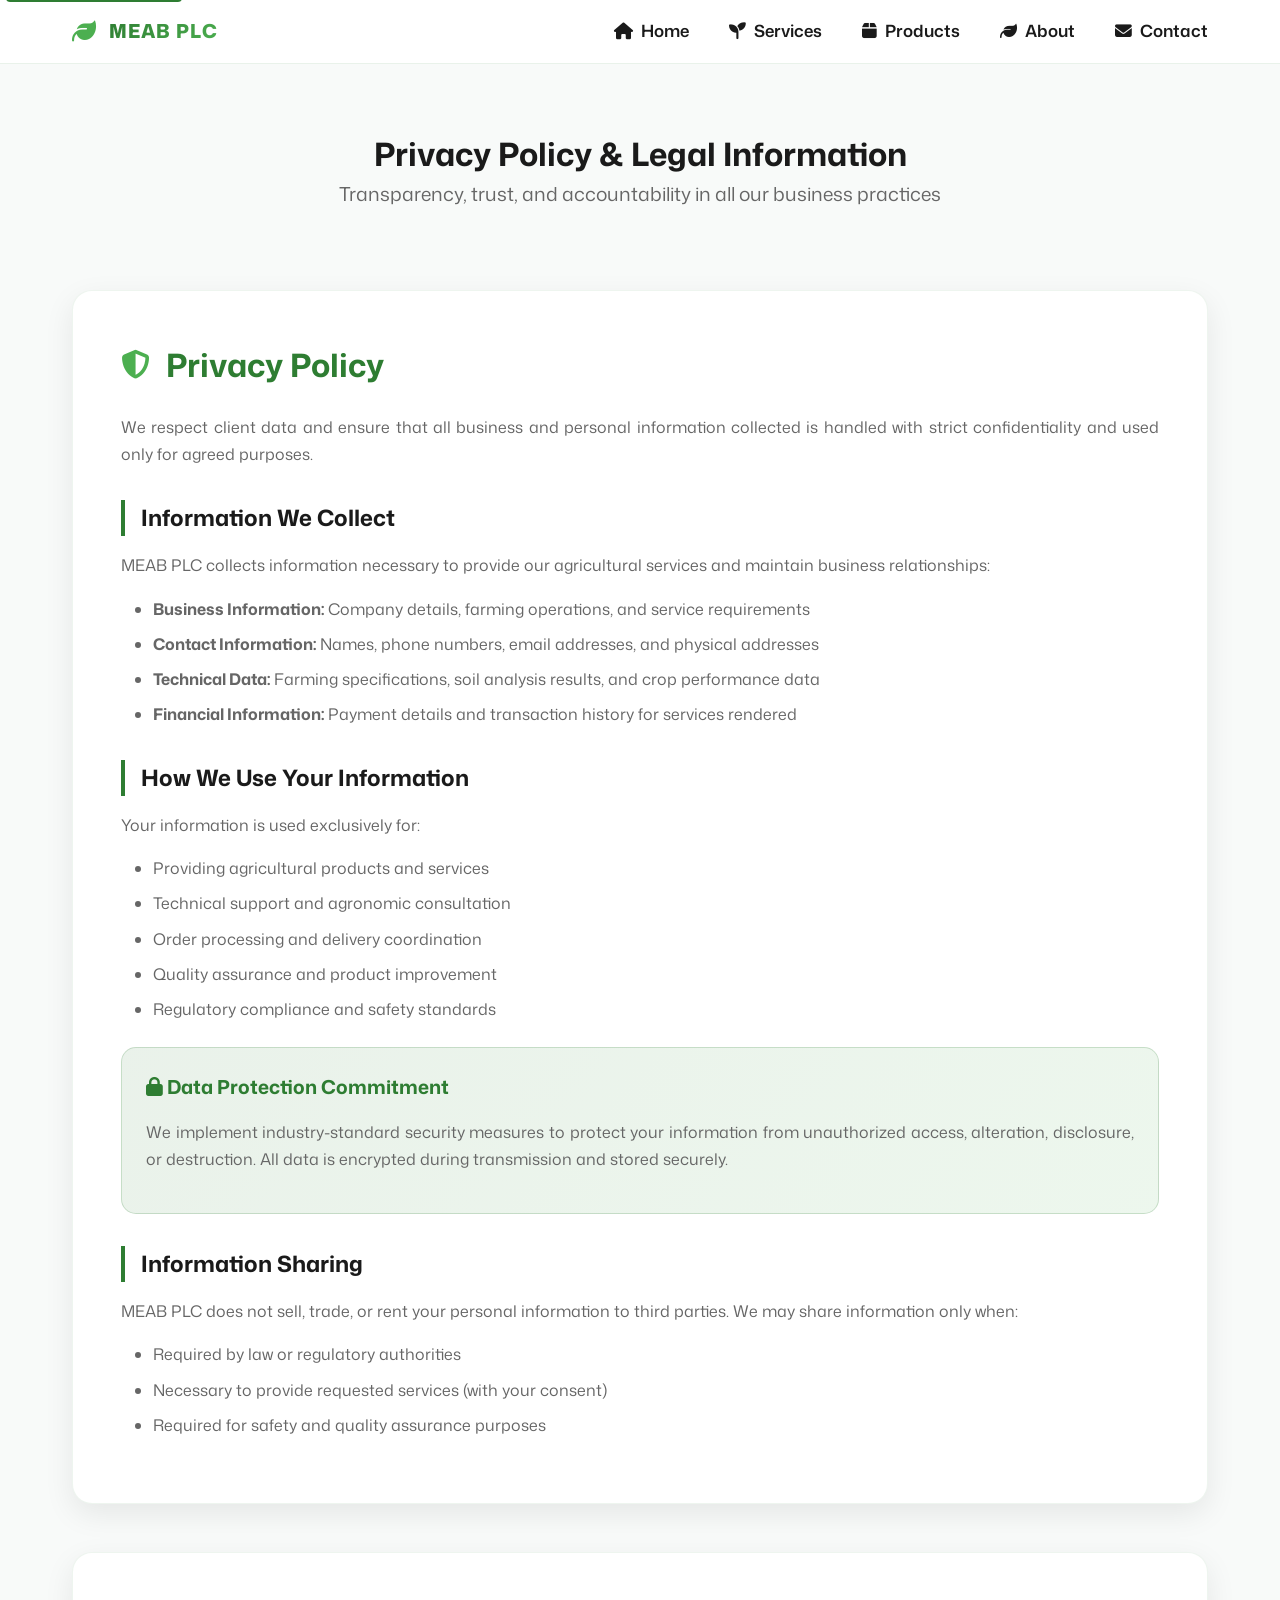
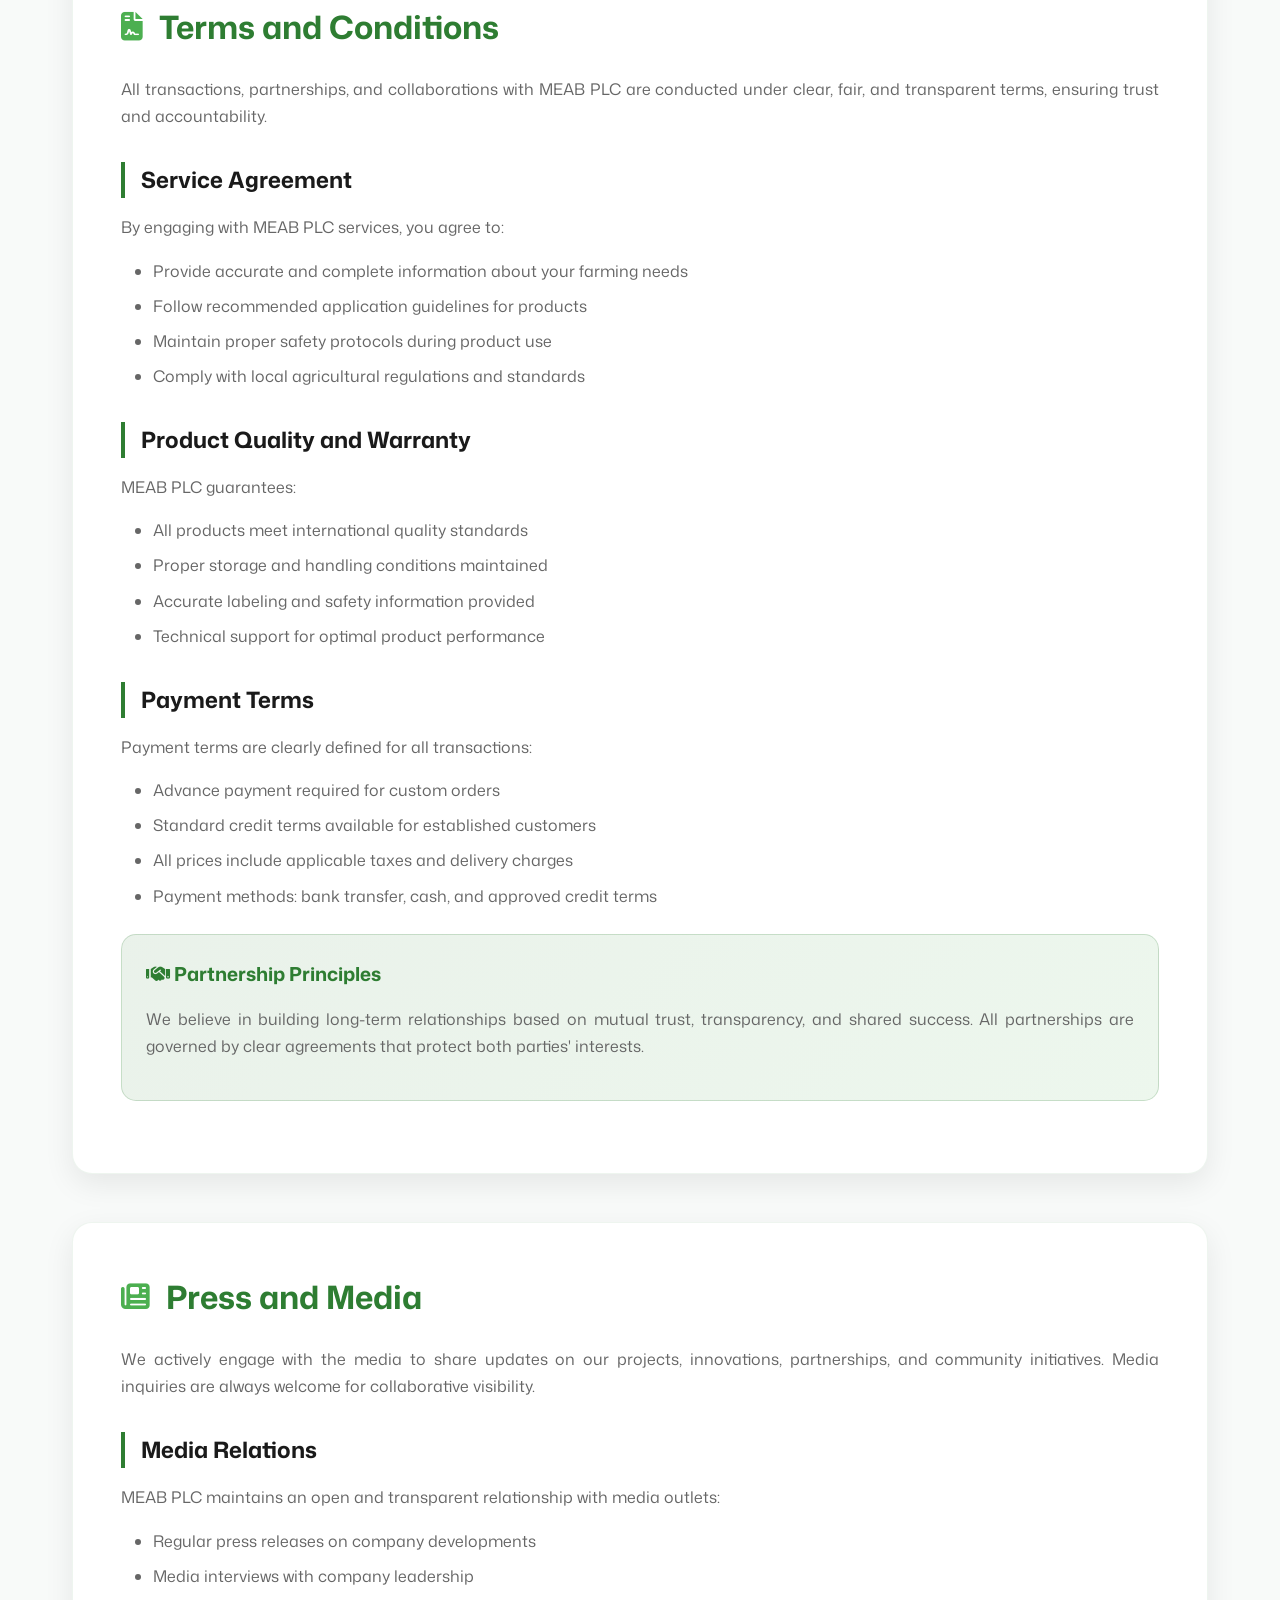
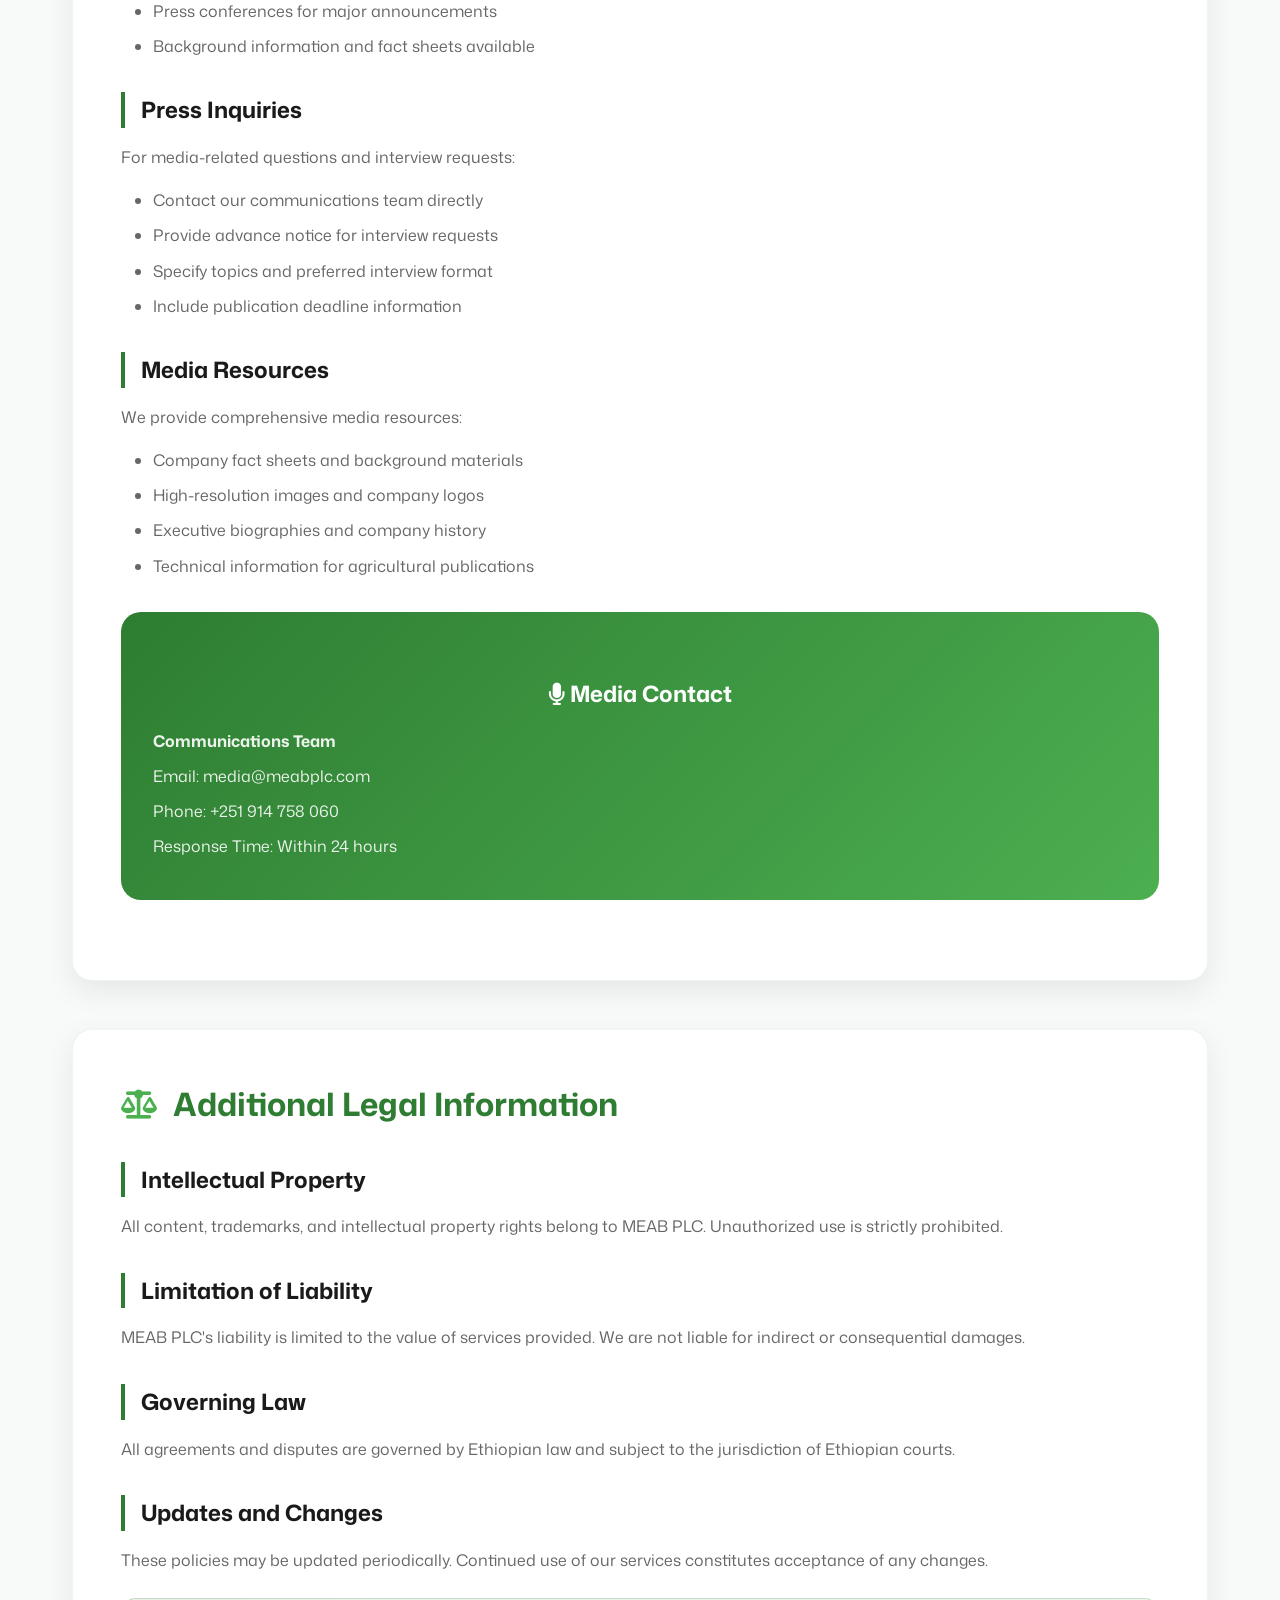
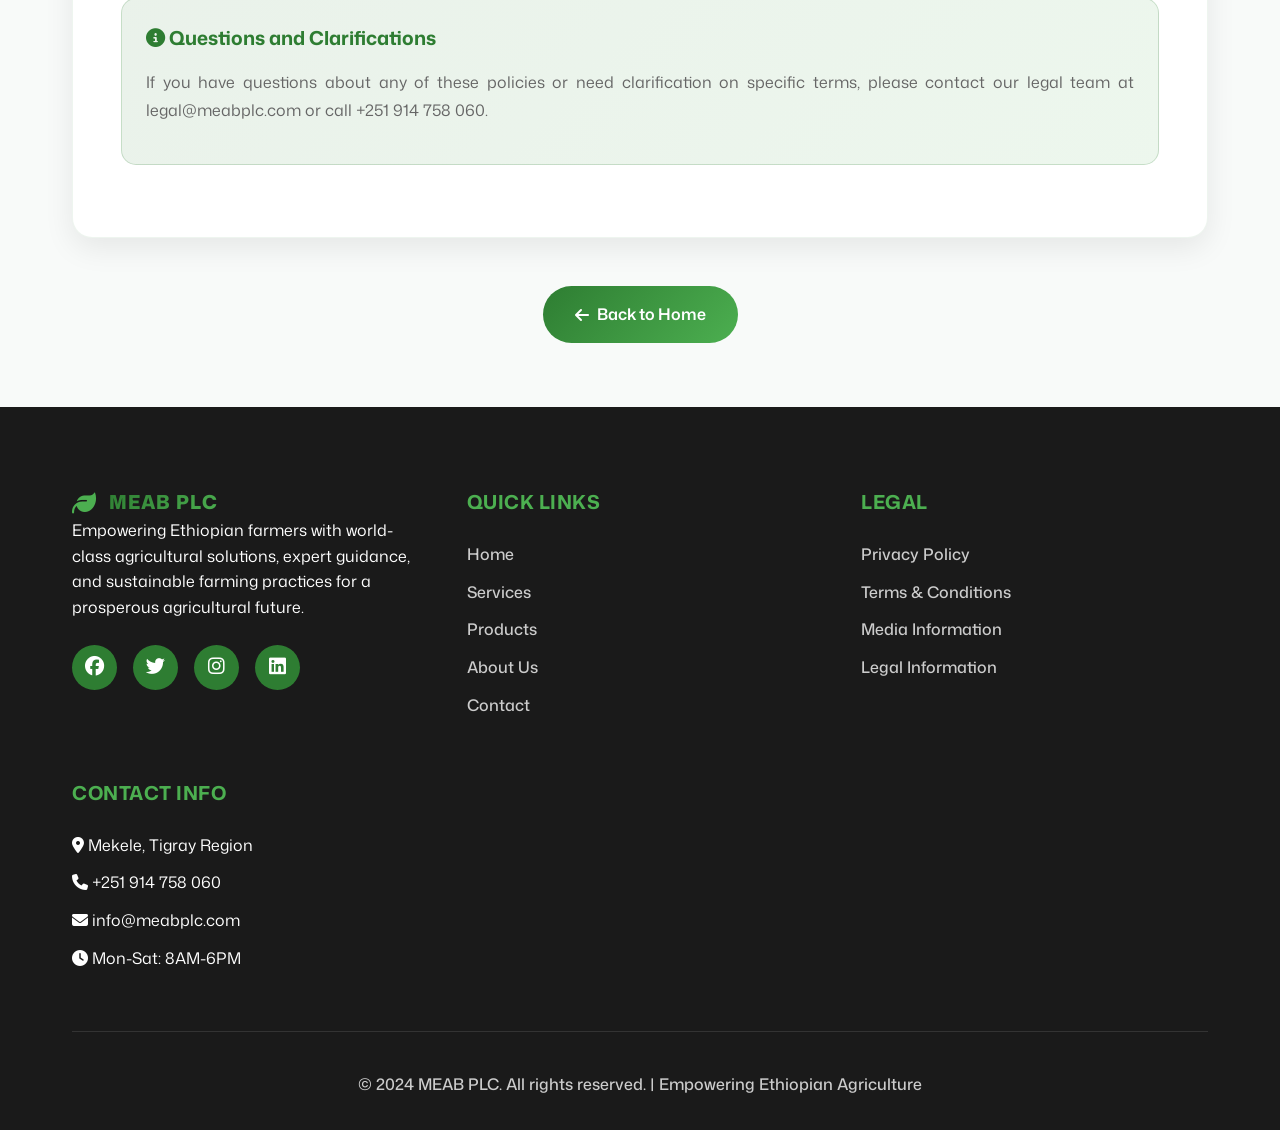
<file: privacy.html>
<!DOCTYPE html>
<html lang="en">

<head>
    <meta charset="UTF-8">
    <meta name="viewport" content="width=device-width, initial-scale=1.0">
    <title>Privacy Policy & Legal Information - MEAB PLC</title>
    <meta name="description"
        content="MEAB PLC Privacy Policy, Terms and Conditions, and Media Information. Learn about how we protect your data and maintain transparency.">
    <link rel="preconnect" href="https://fonts.googleapis.com" />
    <link rel="preconnect" href="https://fonts.gstatic.com" crossorigin />
    <link href="https://fonts.googleapis.com/css2?family=Mona+Sans:ital,wght@0,200..900;1,200..900&display=swap"
        rel="stylesheet" />
    <!-- Font Awesome CDN -->
    <link rel="stylesheet" href="https://cdnjs.cloudflare.com/ajax/libs/font-awesome/6.5.1/css/all.min.css"
        integrity="sha512-DTOQO9RWCH3ppGqcWaEA1BIZOC6xxalwEsw9c2QQeAIftl+Vegovlnee1c9QX4TctnWMn13TZye+giMm8e2LwA=="
        crossorigin="anonymous" referrerpolicy="no-referrer" />
    <link rel="stylesheet" href="styles.css" />
    <style>
        .legal-content {
            padding: 8rem 0 4rem;
            background: #f8faf9;
        }

        .legal-section {
            background: #fff;
            padding: 3rem;
            border-radius: 20px;
            box-shadow: 0 10px 30px rgba(0, 0, 0, 0.08);
            border: 1px solid rgba(46, 125, 50, 0.08);
            margin-bottom: 3rem;
            transition: all 0.3s ease;
        }

        .legal-section:hover {
            transform: translateY(-5px);
            box-shadow: 0 20px 40px rgba(0, 0, 0, 0.12);
        }

        .legal-section h2 {
            color: #2e7d32;
            font-size: 2rem;
            margin-bottom: 1.5rem;
            display: flex;
            align-items: center;
            gap: 1rem;
        }

        .legal-section h2 i {
            font-size: 1.8rem;
            color: #4caf50;
        }

        .legal-section h3 {
            color: #1a1a1a;
            font-size: 1.4rem;
            margin: 2rem 0 1rem;
            border-left: 4px solid #2e7d32;
            padding-left: 1rem;
        }

        .legal-section p {
            color: #666;
            line-height: 1.7;
            margin-bottom: 1rem;
            text-align: justify;
        }

        .legal-section ul {
            margin: 1rem 0;
            padding-left: 2rem;
        }

        .legal-section li {
            color: #666;
            line-height: 1.7;
            margin-bottom: 0.5rem;
        }

        .legal-section .highlight-box {
            background: linear-gradient(135deg, rgba(46, 125, 50, 0.1), rgba(76, 175, 80, 0.1));
            border: 1px solid rgba(46, 125, 50, 0.2);
            border-radius: 15px;
            padding: 1.5rem;
            margin: 1.5rem 0;
        }

        .legal-section .highlight-box h4 {
            color: #2e7d32;
            font-size: 1.2rem;
            margin-bottom: 1rem;
            font-weight: 700;
        }

        .contact-info-box {
            background: linear-gradient(135deg, #2e7d32, #4caf50);
            color: #fff;
            padding: 2rem;
            border-radius: 20px;
            text-align: center;
            margin: 2rem 0;
        }

        .contact-info-box h3 {
            color: #fff;
            margin-bottom: 1rem;
            border: none;
            padding: 0;
        }

        .contact-info-box p {
            color: rgba(255, 255, 255, 0.9);
            margin-bottom: 0.5rem;
        }

        .back-to-home {
            text-align: center;
            margin-top: 3rem;
        }

        .back-to-home a {
            display: inline-flex;
            align-items: center;
            gap: 0.5rem;
            background: linear-gradient(135deg, #2e7d32, #4caf50);
            color: #fff;
            padding: 1rem 2rem;
            border-radius: 50px;
            text-decoration: none;
            font-weight: 600;
            transition: all 0.3s ease;
        }

        .back-to-home a:hover {
            transform: translateY(-3px);
            box-shadow: 0 15px 35px rgba(46, 125, 50, 0.4);
        }

        @media (max-width: 768px) {
            .legal-content {
                padding: 6rem 0 2rem;
            }

            .legal-section {
                padding: 2rem;
                margin-bottom: 2rem;
            }

            .legal-section h2 {
                font-size: 1.6rem;
            }
        }
    </style>
</head>

<body>
    <header class="header">
        <nav class="navbar">
            <div class="logo">
                <i class="fas fa-leaf"></i>
                <span>MEAB PLC</span>
            </div>
            <ul class="nav-links">
                <li><a href="index.html#home"><i class="fas fa-home"></i> Home</a></li>
                <li><a href="index.html#services"><i class="fas fa-seedling"></i> Services</a></li>
                <li><a href="index.html#products"><i class="fas fa-box"></i> Products</a></li>
                <li><a href="index.html#about"><i class="fas fa-leaf"></i> About</a></li>
                <li><a href="index.html#contact"><i class="fas fa-envelope"></i> Contact</a></li>
            </ul>
            <div class="hamburger">
                <span></span>
                <span></span>
                <span></span>
            </div>
        </nav>
    </header>

    <main class="legal-content">
        <div class="container">
            <div class="section-header">
                <h1>Privacy Policy & Legal Information</h1>
                <p>Transparency, trust, and accountability in all our business practices</p>
            </div>

            <!-- Privacy Policy Section -->
            <section class="legal-section">
                <h2><i class="fas fa-shield-alt"></i> Privacy Policy</h2>
                <p>
                    We respect client data and ensure that all business and personal information collected is handled
                    with strict confidentiality and used only for agreed purposes.
                </p>

                <h3>Information We Collect</h3>
                <p>MEAB PLC collects information necessary to provide our agricultural services and maintain business
                    relationships:</p>
                <ul>
                    <li><strong>Business Information:</strong> Company details, farming operations, and service
                        requirements</li>
                    <li><strong>Contact Information:</strong> Names, phone numbers, email addresses, and physical
                        addresses</li>
                    <li><strong>Technical Data:</strong> Farming specifications, soil analysis results, and crop
                        performance data</li>
                    <li><strong>Financial Information:</strong> Payment details and transaction history for services
                        rendered</li>
                </ul>

                <h3>How We Use Your Information</h3>
                <p>Your information is used exclusively for:</p>
                <ul>
                    <li>Providing agricultural products and services</li>
                    <li>Technical support and agronomic consultation</li>
                    <li>Order processing and delivery coordination</li>
                    <li>Quality assurance and product improvement</li>
                    <li>Regulatory compliance and safety standards</li>
                </ul>

                <div class="highlight-box">
                    <h4><i class="fas fa-lock"></i> Data Protection Commitment</h4>
                    <p>We implement industry-standard security measures to protect your information from unauthorized
                        access, alteration, disclosure, or destruction. All data is encrypted during transmission and
                        stored securely.</p>
                </div>

                <h3>Information Sharing</h3>
                <p>MEAB PLC does not sell, trade, or rent your personal information to third parties. We may share
                    information only when:</p>
                <ul>
                    <li>Required by law or regulatory authorities</li>
                    <li>Necessary to provide requested services (with your consent)</li>
                    <li>Required for safety and quality assurance purposes</li>
                </ul>
            </section>

            <!-- Terms and Conditions Section -->
            <section class="legal-section">
                <h2><i class="fas fa-file-contract"></i> Terms and Conditions</h2>
                <p>
                    All transactions, partnerships, and collaborations with MEAB PLC are conducted under clear, fair,
                    and transparent terms, ensuring trust and accountability.
                </p>

                <h3>Service Agreement</h3>
                <p>By engaging with MEAB PLC services, you agree to:</p>
                <ul>
                    <li>Provide accurate and complete information about your farming needs</li>
                    <li>Follow recommended application guidelines for products</li>
                    <li>Maintain proper safety protocols during product use</li>
                    <li>Comply with local agricultural regulations and standards</li>
                </ul>

                <h3>Product Quality and Warranty</h3>
                <p>MEAB PLC guarantees:</p>
                <ul>
                    <li>All products meet international quality standards</li>
                    <li>Proper storage and handling conditions maintained</li>
                    <li>Accurate labeling and safety information provided</li>
                    <li>Technical support for optimal product performance</li>
                </ul>

                <h3>Payment Terms</h3>
                <p>Payment terms are clearly defined for all transactions:</p>
                <ul>
                    <li>Advance payment required for custom orders</li>
                    <li>Standard credit terms available for established customers</li>
                    <li>All prices include applicable taxes and delivery charges</li>
                    <li>Payment methods: bank transfer, cash, and approved credit terms</li>
                </ul>

                <div class="highlight-box">
                    <h4><i class="fas fa-handshake"></i> Partnership Principles</h4>
                    <p>We believe in building long-term relationships based on mutual trust, transparency, and shared
                        success. All partnerships are governed by clear agreements that protect both parties' interests.
                    </p>
                </div>
            </section>

            <!-- Press and Media Section -->
            <section class="legal-section">
                <h2><i class="fas fa-newspaper"></i> Press and Media</h2>
                <p>
                    We actively engage with the media to share updates on our projects, innovations, partnerships,
                    and community initiatives. Media inquiries are always welcome for collaborative visibility.
                </p>

                <h3>Media Relations</h3>
                <p>MEAB PLC maintains an open and transparent relationship with media outlets:</p>
                <ul>
                    <li>Regular press releases on company developments</li>
                    <li>Media interviews with company leadership</li>
                    <li>Press conferences for major announcements</li>
                    <li>Background information and fact sheets available</li>
                </ul>

                <h3>Press Inquiries</h3>
                <p>For media-related questions and interview requests:</p>
                <ul>
                    <li>Contact our communications team directly</li>
                    <li>Provide advance notice for interview requests</li>
                    <li>Specify topics and preferred interview format</li>
                    <li>Include publication deadline information</li>
                </ul>

                <h3>Media Resources</h3>
                <p>We provide comprehensive media resources:</p>
                <ul>
                    <li>Company fact sheets and background materials</li>
                    <li>High-resolution images and company logos</li>
                    <li>Executive biographies and company history</li>
                    <li>Technical information for agricultural publications</li>
                </ul>

                <div class="contact-info-box">
                    <h3><i class="fas fa-microphone"></i> Media Contact</h3>
                    <p><strong>Communications Team</strong></p>
                    <p>Email: media@meabplc.com</p>
                    <p>Phone: +251 914 758 060</p>
                    <p>Response Time: Within 24 hours</p>
                </div>
            </section>

            <!-- Additional Legal Sections -->
            <section class="legal-section">
                <h2><i class="fas fa-balance-scale"></i> Additional Legal Information</h2>

                <h3>Intellectual Property</h3>
                <p>All content, trademarks, and intellectual property rights belong to MEAB PLC. Unauthorized use is
                    strictly prohibited.</p>

                <h3>Limitation of Liability</h3>
                <p>MEAB PLC's liability is limited to the value of services provided. We are not liable for indirect or
                    consequential damages.</p>

                <h3>Governing Law</h3>
                <p>All agreements and disputes are governed by Ethiopian law and subject to the jurisdiction of
                    Ethiopian courts.</p>

                <h3>Updates and Changes</h3>
                <p>These policies may be updated periodically. Continued use of our services constitutes acceptance of
                    any changes.</p>

                <div class="highlight-box">
                    <h4><i class="fas fa-info-circle"></i> Questions and Clarifications</h4>
                    <p>If you have questions about any of these policies or need clarification on specific terms, please
                        contact our legal team at legal@meabplc.com or call +251 914 758 060.</p>
                </div>
            </section>

            <div class="back-to-home">
                <a href="index.html">
                    <i class="fas fa-arrow-left"></i>
                    Back to Home
                </a>
            </div>
        </div>
    </main>

    <footer class="footer">
        <div class="container">
            <div class="footer-content">
                <div class="footer-section">
                    <div class="logo">
                        <i class="fas fa-leaf"></i>
                        <span>MEAB PLC</span>
                    </div>
                    <p>Empowering Ethiopian farmers with world-class agricultural solutions, expert guidance, and
                        sustainable farming practices for a prosperous agricultural future.</p>
                    <div class="social-links">
                        <a href="#" aria-label="Facebook"><i class="fab fa-facebook"></i></a>
                        <a href="#" aria-label="Twitter"><i class="fab fa-twitter"></i></a>
                        <a href="#" aria-label="Instagram"><i class="fab fa-instagram"></i></a>
                        <a href="#" aria-label="LinkedIn"><i class="fab fa-linkedin"></i></a>
                    </div>
                </div>
                <div class="footer-section">
                    <h4>Quick Links</h4>
                    <ul>
                        <li><a href="index.html#home">Home</a></li>
                        <li><a href="index.html#services">Services</a></li>
                        <li><a href="index.html#products">Products</a></li>
                        <li><a href="index.html#about">About Us</a></li>
                        <li><a href="index.html#contact">Contact</a></li>
                    </ul>
                </div>
                <div class="footer-section">
                    <h4>Legal</h4>
                    <ul>
                        <li><a href="privacy.html">Privacy Policy</a></li>
                        <li><a href="privacy.html">Terms & Conditions</a></li>
                        <li><a href="privacy.html">Media Information</a></li>
                        <li><a href="privacy.html">Legal Information</a></li>
                    </ul>
                </div>
                <div class="footer-section">
                    <h4>Contact Info</h4>
                    <ul>
                        <li><i class="fas fa-map-marker-alt"></i> Mekele, Tigray Region</li>
                        <li><i class="fas fa-phone"></i> +251 914 758 060</li>
                        <li><i class="fas fa-envelope"></i> info@meabplc.com</li>
                        <li><i class="fas fa-clock"></i> Mon-Sat: 8AM-6PM</li>
                    </ul>
                </div>
            </div>
            <div class="footer-bottom">
                <p>&copy; 2024 MEAB PLC. All rights reserved. | Empowering Ethiopian Agriculture</p>
            </div>
        </div>
    </footer>

    <script src="script.js"></script>
</body>

</html>
</file>
<file: styles.css>
/* Reset and base styles */
* {
  margin: 0;
  padding: 0;
  box-sizing: border-box;
}

html {
  scroll-behavior: smooth;
}

body {
  font-family: "Mona Sans", Arial, sans-serif;
  background: #f8faf9;
  color: #1a1a1a;
  line-height: 1.6;
  overflow-x: hidden;
}

.container {
  max-width: 1200px;
  margin: 0 auto;
  padding: 0 2rem;
}

/* Header */
.header {
  position: fixed;
  top: 0;
  left: 0;
  right: 0;
  background: rgba(255, 255, 255, 0.95);
  backdrop-filter: blur(15px);
  z-index: 1000;
  transition: all 0.4s ease;
  border-bottom: 1px solid rgba(46, 125, 50, 0.1);
}

.header.scrolled {
  background: rgba(255, 255, 255, 0.98);
  box-shadow: 0 8px 30px rgba(0, 0, 0, 0.12);
}

.navbar {
  display: flex;
  justify-content: space-between;
  align-items: center;
  max-width: 1200px;
  margin: 0 auto;
  padding: 1rem 2rem;
}

.logo {
  font-size: 1.2rem;
  font-weight: 800;
  color: #2e7d32;
  display: flex;
  align-items: center;
  gap: 0.75rem;
  text-transform: uppercase;
  letter-spacing: 1px;
}

.logo i {
  font-size: 1.5rem;
  color: #4caf50;
}

.logo span {
  background: linear-gradient(135deg, #2e7d32, #4caf50);
  -webkit-background-clip: text;
  -webkit-text-fill-color: transparent;
  background-clip: text;
}

.nav-links {
  list-style: none;
  display: flex;
  gap: 2.5rem;
}

.nav-links a {
  color: #1a1a1a;
  text-decoration: none;
  font-weight: 600;
  transition: all 0.3s ease;
  display: flex;
  align-items: center;
  gap: 0.5rem;
  position: relative;
  font-size: 1.05rem;
}

.nav-links a::after {
  content: "";
  position: absolute;
  bottom: -8px;
  left: 0;
  width: 0;
  height: 3px;
  background: linear-gradient(90deg, #2e7d32, #4caf50);
  transition: width 0.4s ease;
  border-radius: 2px;
}

.nav-links a:hover::after {
  width: 100%;
}

.nav-links a:hover {
  color: #2e7d32;
  transform: translateY(-3px);
}

.hamburger {
  display: none;
  flex-direction: column;
  cursor: pointer;
  gap: 4px;
}

.hamburger span {
  width: 22px;
  height: 3px;
  background: #2e7d32;
  transition: all 0.3s ease;
  border-radius: 2px;
}

.hamburger.active span:nth-child(1) {
  transform: rotate(45deg) translate(6px, 6px);
}

.hamburger.active span:nth-child(2) {
  opacity: 0;
}

.hamburger.active span:nth-child(3) {
  transform: rotate(-45deg) translate(8px, -8px);
}

/* Hero Section */
.hero {
  position: relative;
  overflow: hidden;
  min-height: 700px;
  height: 100vh;
  display: flex;
  align-items: center;
  justify-content: center;
  text-align: center;
}

.hero-bg-video {
  position: absolute;
  top: 0;
  left: 0;
  width: 100%;
  height: 100%;
  object-fit: cover;
  z-index: 1;
  pointer-events: none;
}

.hero::after {
  content: "";
  position: absolute;
  top: 0;
  left: 0;
  width: 100%;
  height: 100%;
  background: linear-gradient(135deg, rgba(46, 125, 50, 0.75) 0%, rgba(76, 175, 80, 0.6) 100%);
  z-index: 2;
}

.hero-content {
  position: relative;
  z-index: 3;
  max-width: 900px;
  padding: 2rem;
}

.hero-title {
  font-size: 4rem;
  font-weight: 900;
  color: #fff;
  margin-bottom: 1.5rem;
  line-height: 1.1;
  text-shadow: 0 4px 8px rgba(0, 0, 0, 0.4);
  letter-spacing: -1px;
}

.hero-subtitle {
  font-size: 1.4rem;
  color: rgba(255, 255, 255, 0.95);
  margin-bottom: 2.5rem;
  line-height: 1.6;
  font-weight: 500;
}

.hero-buttons {
  display: flex;
  gap: 1.5rem;
  justify-content: center;
  flex-wrap: wrap;
}

.cta-btn {
  padding: 1rem 2rem;
  border-radius: 50px;
  font-size: 1rem;
  font-weight: 700;
  text-decoration: none;
  transition: all 0.4s ease;
  display: inline-flex;
  align-items: center;
  gap: 0.75rem;
  border: 3px solid transparent;
  position: relative;
  overflow: hidden;
  text-transform: uppercase;
  letter-spacing: 0.5px;
}

.cta-btn::before {
  content: "";
  position: absolute;
  top: 0;
  left: -100%;
  width: 100%;
  height: 100%;
  background: linear-gradient(90deg, transparent, rgba(255, 255, 255, 0.3), transparent);
  transition: left 0.6s ease;
}

.cta-btn:hover::before {
  left: 100%;
}

.cta-btn.primary {
  background: linear-gradient(135deg, #fff, #f8f9fa);
  color: #2e7d32;
  box-shadow: 0 8px 25px rgba(0, 0, 0, 0.15);
  border-color: #fff;
}

.cta-btn.primary:hover {
  transform: translateY(-5px);
  box-shadow: 0 15px 35px rgba(0, 0, 0, 0.2);
  background: linear-gradient(135deg, #f8f9fa, #fff);
}

.cta-btn.secondary {
  background: transparent;
  color: #fff;
  border-color: #fff;
}

.cta-btn.secondary:hover {
  background: #fff;
  color: #2e7d32;
  transform: translateY(-5px);
  box-shadow: 0 15px 35px rgba(0, 0, 0, 0.2);
}

.scroll-indicator {
  position: absolute;
  bottom: 3rem;
  left: 50%;
  transform: translateX(-50%);
  color: #fff;
  font-size: 1.8rem;
  z-index: 3;
  cursor: pointer;
}

/* Stats Section */
.stats {
  background: #fff;
  padding: 5rem 0;
  margin-top: -120px;
  position: relative;
  z-index: 10;
}

.stats .container {
  display: grid;
  grid-template-columns: repeat(auto-fit, minmax(250px, 1fr));
  gap: 2.5rem;
}

.stat-item {
  text-align: center;
  padding: 3rem 2rem;
  background: rgba(255, 255, 255, 0.95);
  backdrop-filter: blur(15px);
  border-radius: 25px;
  box-shadow: 0 15px 40px rgba(46, 125, 50, 0.12);
  transition: all 0.4s ease;
  border: 1px solid rgba(46, 125, 50, 0.08);
  position: relative;
  overflow: hidden;
}

.stat-item::before {
  content: "";
  position: absolute;
  top: 0;
  left: 0;
  width: 100%;
  height: 4px;
  background: linear-gradient(90deg, #2e7d32, #4caf50);
  transform: scaleX(0);
  transition: transform 0.4s ease;
}

.stat-item:hover::before {
  transform: scaleX(1);
}

.stat-item:hover {
  transform: translateY(-8px);
  box-shadow: 0 25px 50px rgba(46, 125, 50, 0.2);
}

.stat-item i {
  font-size: 3rem;
  color: #2e7d32;
  margin-bottom: 1.5rem;
  transition: transform 0.3s ease;
}

.stat-item:hover i {
  transform: scale(1.1);
}

.stat-item h3 {
  font-size: 3rem;
  font-weight: 900;
  color: #1a1a1a;
  margin-bottom: 0.75rem;
  background: linear-gradient(135deg, #2e7d32, #4caf50);
  -webkit-background-clip: text;
  -webkit-text-fill-color: transparent;
  background-clip: text;
}

.stat-item p {
  color: #666;
  font-weight: 600;
  font-size: 1.1rem;
  text-transform: uppercase;
  letter-spacing: 0.5px;
}

/* Services Section */
.services {
  background: linear-gradient(135deg, #f8faf9 0%, #e8f5e9 100%);
  padding: 8rem 0;
}

.services-grid {
  display: grid;
  grid-template-columns: repeat(auto-fit, minmax(300px, 1fr));
  gap: 2.5rem;
}

.service-card {
  background: #fff;
  padding: 3rem;
  border-radius: 25px;
  box-shadow: 0 15px 40px rgba(0, 0, 0, 0.1);
  transition: all 0.4s ease;
  border: 1px solid rgba(46, 125, 50, 0.08);
  position: relative;
  overflow: hidden;
}

.service-card::before {
  content: "";
  position: absolute;
  top: 0;
  left: 0;
  width: 100%;
  height: 5px;
  background: linear-gradient(90deg, #2e7d32, #4caf50);
  transform: scaleX(0);
  transition: transform 0.4s ease;
}

.service-card:hover::before {
  transform: scaleX(1);
}

.service-card:hover {
  transform: translateY(-12px);
  box-shadow: 0 30px 60px rgba(0, 0, 0, 0.15);
}

.service-icon {
  width: 90px;
  height: 90px;
  background: linear-gradient(135deg, #2e7d32, #4caf50);
  border-radius: 50%;
  display: flex;
  align-items: center;
  justify-content: center;
  margin-bottom: 2rem;
  color: #fff;
  font-size: 2.2rem;
  box-shadow: 0 8px 25px rgba(46, 125, 50, 0.3);
  transition: all 0.4s ease;
}

.service-icon i {
  color: #fff;
  font-size: 2.2rem;
  display: block;
}

.service-card:hover .service-icon {
  transform: scale(1.15) rotate(5deg);
  box-shadow: 0 15px 35px rgba(46, 125, 50, 0.4);
}

.service-card h3 {
  font-size: 1.6rem;
  font-weight: 800;
  color: #1a1a1a;
  margin-bottom: 1.25rem;
  line-height: 1.3;
}

.service-card p {
  color: #666;
  margin-bottom: 2rem;
  line-height: 1.7;
  font-size: 1.05rem;
}

.service-features {
  list-style: none;
}

.service-features li {
  padding: 0.75rem 0;
  color: #555;
  position: relative;
  padding-left: 2rem;
  font-weight: 500;
}

.service-features li::before {
  content: "✓";
  color: #2e7d32;
  font-weight: bold;
  position: absolute;
  left: 0;
  font-size: 1.1rem;
}

/* Products Section */
.products {
  background: #fff;
  padding: 8rem 0;
}

.product-grid {
  display: grid;
  grid-template-columns: repeat(auto-fit, minmax(320px, 1fr));
  gap: 2.5rem;
}

.product-card {
  background: #fff;
  border-radius: 25px;
  overflow: hidden;
  box-shadow: 0 15px 40px rgba(0, 0, 0, 0.1);
  transition: all 0.4s ease;
  border: 1px solid rgba(46, 125, 50, 0.08);
}

.product-card:hover {
  transform: translateY(-12px);
  box-shadow: 0 30px 60px rgba(0, 0, 0, 0.15);
}

.product-image {
  height: 220px;
  overflow: hidden;
  position: relative;
  border-radius: 15px;
}

.product-img {
  width: 100%;
  height: 100%;
  object-fit: cover;
  transition: transform 0.5s ease;
}

.product-card:hover .product-img {
  transform: scale(1.15);
}

.product-content {
  padding: 1.5rem;
}

.product-content h3 {
  font-size: 1.6rem;
  font-weight: 800;
  color: #1a1a1a;
  margin-bottom: 1.25rem;
  line-height: 1.3;
}

.product-content p {
  color: #666;
  margin-bottom: 1.5rem;
  line-height: 1.7;
  font-size: 1.05rem;
}

.product-list {
  list-style: none;
  padding: 0;
  margin-top: 1rem;
  text-align: left;
}

.product-list li {
  padding: 0.5rem 0;
  font-size: 1rem;
  color: #555;
  position: relative;
  padding-left: 1.5rem;
  font-weight: 500;
}

.product-list li::before {
  content: "•";
  color: #2e7d32;
  font-weight: bold;
  position: absolute;
  left: 0;
  font-size: 1.2rem;
}

.product-list li strong {
  color: #2e7d32;
  font-weight: 700;
}

/* CTA Section */
.cta-section {
  background: linear-gradient(135deg, #2e7d32 0%, #4caf50 100%);
  padding: 8rem 0;
  color: #fff;
  text-align: center;
  position: relative;
  overflow: hidden;
}

.cta-section::before {
  content: "";
  position: absolute;
  top: 0;
  left: 0;
  width: 100%;
  height: 100%;
  background: url('data:image/svg+xml,<svg xmlns="http://www.w3.org/2000/svg" viewBox="0 0 100 100"><defs><pattern id="grain" width="100" height="100" patternUnits="userSpaceOnUse"><circle cx="50" cy="50" r="1" fill="rgba(255,255,255,0.1)"/></pattern></defs><rect width="100" height="100" fill="url(%23grain)"/></svg>');
  opacity: 0.3;
}

.cta-content {
  position: relative;
  z-index: 2;
}

.cta-content h2 {
  font-size: 3rem;
  font-weight: 900;
  margin-bottom: 1.5rem;
  text-shadow: 0 4px 8px rgba(0, 0, 0, 0.3);
  line-height: 1.2;
}

.cta-content p {
  font-size: 1.3rem;
  margin-bottom: 3rem;
  opacity: 0.95;
  line-height: 1.6;
  max-width: 700px;
  margin-left: auto;
  margin-right: auto;
}

.cta-buttons {
  display: flex;
  gap: 1.5rem;
  justify-content: center;
  flex-wrap: wrap;
}

.cta-section .cta-btn.primary {
  background: #fff;
  color: #2e7d32;
  border-color: #fff;
}

.cta-section .cta-btn.secondary {
  background: transparent;
  color: #fff;
  border-color: #fff;
}

/* About Section */
.about {
  background: #f8faf9;
  padding: 8rem 0;
}

.about-content {
  display: grid;
  grid-template-columns: 1fr 1fr;
  gap: 5rem;
  align-items: start;
}

.about-text {
  display: flex;
  flex-direction: column;
  gap: 3rem;
}

.about-intro p {
  font-size: 1.15rem;
  color: #666;
  margin-bottom: 1.5rem;
  line-height: 1.8;
  text-align: justify;
}

.about-intro p:last-child {
  margin-bottom: 0;
}

.about-mission-vision {
  display: flex;
  flex-direction: column;
  gap: 2rem;
}

.mission-vision-card {
  background: #fff;
  padding: 2rem;
  border-radius: 20px;
  box-shadow: 0 10px 30px rgba(0, 0, 0, 0.08);
  border: 1px solid rgba(46, 125, 50, 0.08);
  transition: all 0.3s ease;
  position: relative;
  overflow: hidden;
}

.mission-vision-card::before {
  content: "";
  position: absolute;
  top: 0;
  left: 0;
  width: 100%;
  height: 4px;
  background: linear-gradient(90deg, #2e7d32, #4caf50);
  transform: scaleX(0);
  transition: transform 0.4s ease;
}

.mission-vision-card:hover::before {
  transform: scaleX(1);
}

.mission-vision-card:hover {
  transform: translateY(-5px);
  box-shadow: 0 20px 40px rgba(0, 0, 0, 0.12);
}

.card-icon {
  width: 60px;
  height: 60px;
  background: linear-gradient(135deg, #2e7d32, #4caf50);
  border-radius: 50%;
  display: flex;
  align-items: center;
  justify-content: center;
  margin-bottom: 1.5rem;
  color: #fff;
  font-size: 1.5rem;
  box-shadow: 0 8px 20px rgba(46, 125, 50, 0.3);
}

.mission-vision-card h3 {
  font-size: 1.4rem;
  font-weight: 800;
  color: #1a1a1a;
  margin-bottom: 1rem;
  text-transform: uppercase;
  letter-spacing: 0.5px;
}

.mission-vision-card p {
  font-size: 1rem;
  color: #666;
  line-height: 1.7;
  margin: 0;
}

.core-values h3 {
  font-size: 1.8rem;
  font-weight: 800;
  color: #1a1a1a;
  margin-bottom: 2rem;
  text-align: center;
  position: relative;
}

.core-values h3::after {
  content: "";
  position: absolute;
  bottom: -10px;
  left: 50%;
  transform: translateX(-50%);
  width: 60px;
  height: 3px;
  background: linear-gradient(90deg, #2e7d32, #4caf50);
  border-radius: 2px;
}

.values-grid {
  display: grid;
  grid-template-columns: repeat(auto-fit, minmax(200px, 1fr));
  gap: 1.5rem;
}

.value-item {
  background: #fff;
  padding: 1.5rem;
  border-radius: 15px;
  text-align: center;
  box-shadow: 0 8px 25px rgba(0, 0, 0, 0.08);
  border: 1px solid rgba(46, 125, 50, 0.08);
  transition: all 0.3s ease;
  position: relative;
  overflow: hidden;
}

.value-item::before {
  content: "";
  position: absolute;
  top: 0;
  left: 0;
  width: 100%;
  height: 3px;
  background: linear-gradient(90deg, #2e7d32, #4caf50);
  transform: scaleX(0);
  transition: transform 0.4s ease;
}

.value-item:hover::before {
  transform: scaleX(1);
}

.value-item:hover {
  transform: translateY(-5px);
  box-shadow: 0 15px 35px rgba(0, 0, 0, 0.12);
}

.value-item i {
  font-size: 2rem;
  color: #2e7d32;
  margin-bottom: 1rem;
  transition: transform 0.3s ease;
}

.value-item:hover i {
  transform: scale(1.1);
}

.value-item h4 {
  font-size: 1.1rem;
  font-weight: 700;
  color: #1a1a1a;
  margin-bottom: 0.75rem;
  text-transform: uppercase;
  letter-spacing: 0.5px;
}

.value-item p {
  font-size: 0.9rem;
  color: #666;
  line-height: 1.6;
  margin: 0;
}

.about-image {
  position: sticky;
  top: 120px;
}

.about-image img {
  width: 100%;
  border-radius: 25px;
  box-shadow: 0 20px 50px rgba(0, 0, 0, 0.15);
  transition: transform 0.4s ease;
}

.about-image img:hover {
  transform: scale(1.02);
}

/* About History Section */
.about-history {
  margin-top: 2rem;
}

.history-card {
  background: #fff;
  padding: 2.5rem;
  border-radius: 20px;
  box-shadow: 0 10px 30px rgba(0, 0, 0, 0.08);
  border: 1px solid rgba(46, 125, 50, 0.08);
  transition: all 0.3s ease;
  position: relative;
  overflow: hidden;
}

.history-card::before {
  content: "";
  position: absolute;
  top: 0;
  left: 0;
  width: 100%;
  height: 4px;
  background: linear-gradient(90deg, #2e7d32, #4caf50);
  transform: scaleX(0);
  transition: transform 0.4s ease;
}

.history-card:hover::before {
  transform: scaleX(1);
}

.history-card:hover {
  transform: translateY(-5px);
  box-shadow: 0 20px 40px rgba(0, 0, 0, 0.12);
}

.history-icon {
  width: 70px;
  height: 70px;
  background: linear-gradient(135deg, #2e7d32, #4caf50);
  border-radius: 50%;
  display: flex;
  align-items: center;
  justify-content: center;
  margin-bottom: 1.5rem;
  color: #fff;
  font-size: 1.8rem;
  box-shadow: 0 8px 20px rgba(46, 125, 50, 0.3);
  transition: all 0.3s ease;
}

.history-card:hover .history-icon {
  transform: scale(1.1);
  box-shadow: 0 12px 25px rgba(46, 125, 50, 0.4);
}

.history-card h3 {
  font-size: 1.5rem;
  font-weight: 800;
  color: #1a1a1a;
  margin-bottom: 1rem;
  text-transform: uppercase;
  letter-spacing: 0.5px;
}

.history-card p {
  font-size: 1.05rem;
  color: #666;
  line-height: 1.7;
  margin: 0;
  text-align: justify;
}

/* About Leadership Section */
.about-leadership {
  margin-top: 2rem;
}

.leadership-card {
  background: #fff;
  padding: 2.5rem;
  border-radius: 20px;
  box-shadow: 0 10px 30px rgba(0, 0, 0, 0.08);
  border: 1px solid rgba(46, 125, 50, 0.08);
  transition: all 0.3s ease;
  position: relative;
  overflow: hidden;
}

.leadership-card::before {
  content: "";
  position: absolute;
  top: 0;
  left: 0;
  width: 100%;
  height: 4px;
  background: linear-gradient(90deg, #2e7d32, #4caf50);
  transform: scaleX(0);
  transition: transform 0.4s ease;
}

.leadership-card:hover::before {
  transform: scaleX(1);
}

.leadership-card:hover {
  transform: translateY(-5px);
  box-shadow: 0 20px 40px rgba(0, 0, 0, 0.12);
}

.leadership-icon {
  width: 70px;
  height: 70px;
  background: linear-gradient(135deg, #2e7d32, #4caf50);
  border-radius: 50%;
  display: flex;
  align-items: center;
  justify-content: center;
  margin-bottom: 1.5rem;
  color: #fff;
  font-size: 1.8rem;
  box-shadow: 0 8px 20px rgba(46, 125, 50, 0.3);
  transition: all 0.3s ease;
}

.leadership-card:hover .leadership-icon {
  transform: scale(1.1);
  box-shadow: 0 12px 25px rgba(46, 125, 50, 0.4);
}

.leadership-card h3 {
  font-size: 1.5rem;
  font-weight: 800;
  color: #1a1a1a;
  margin-bottom: 1rem;
  text-transform: uppercase;
  letter-spacing: 0.5px;
}

.leadership-card p {
  font-size: 1.05rem;
  color: #666;
  line-height: 1.7;
  margin: 0;
  text-align: justify;
}

/* Testimonials Section */
.testimonials {
  background: #fff;
  padding: 8rem 0;
}

.testimonial-grid {
  display: grid;
  grid-template-columns: repeat(auto-fit, minmax(380px, 1fr));
  gap: 2.5rem;
}

.testimonial-card {
  background: #f8faf9;
  padding: 2.5rem;
  border-radius: 25px;
  box-shadow: 0 15px 40px rgba(0, 0, 0, 0.1);
  transition: transform 0.4s ease;
  border: 1px solid rgba(46, 125, 50, 0.08);
}

.testimonial-card:hover {
  transform: translateY(-8px);
  box-shadow: 0 25px 50px rgba(0, 0, 0, 0.15);
}

.testimonial-content {
  margin-bottom: 2rem;
}

.testimonial-content p {
  font-size: 1.15rem;
  color: #666;
  font-style: italic;
  line-height: 1.7;
  position: relative;
}

.testimonial-content p::before {
  content: '"';
  font-size: 3rem;
  color: #2e7d32;
  position: absolute;
  top: -1rem;
  left: -1rem;
  font-family: serif;
}

.testimonial-author {
  display: flex;
  align-items: center;
  gap: 1rem;
}

.testimonial-author img {
  width: 60px;
  height: 60px;
  border-radius: 50%;
  object-fit: cover;
  border: 3px solid #2e7d32;
}

.testimonial-author h4 {
  font-weight: 700;
  color: #1a1a1a;
  margin-bottom: 0.25rem;
  font-size: 1.1rem;
}

.testimonial-author span {
  color: #666;
  font-size: 0.95rem;
  font-weight: 500;
}

/* Contact Section */
.contact {
  background: linear-gradient(135deg, #f8faf9 0%, #e8f5e9 100%);
  padding: 8rem 0;
}

.contact-content {
  display: grid;
  grid-template-columns: 1fr 1fr;
  gap: 5rem;
}

.contact-info {
  display: flex;
  flex-direction: column;
  gap: 2rem;
}

.contact-item {
  display: flex;
  align-items: flex-start;
  gap: 1.5rem;
  padding: 2rem;
  background: #fff;
  border-radius: 20px;
  box-shadow: 0 10px 30px rgba(0, 0, 0, 0.1);
  transition: transform 0.3s ease;
  border: 1px solid rgba(46, 125, 50, 0.08);
}

.contact-item:hover {
  transform: translateY(-5px);
  box-shadow: 0 20px 40px rgba(0, 0, 0, 0.15);
}

.contact-item i {
  font-size: 1.8rem;
  color: #2e7d32;
  margin-top: 0.25rem;
}

.contact-item h4 {
  font-weight: 700;
  color: #1a1a1a;
  margin-bottom: 0.5rem;
  font-size: 1.1rem;
}

.contact-item p span {
  color: #666;
  line-height: 1.6;
  white-space: nowrap;
  word-break: keep-all;
}

.contact-form {
  display: flex;
  flex-direction: column;
  gap: 1.5rem;
  background: #fff;
  padding: 3rem;
  border-radius: 25px;
  box-shadow: 0 15px 40px rgba(0, 0, 0, 0.1);
  border: 1px solid rgba(46, 125, 50, 0.08);
}

.form-group {
  position: relative;
}

.form-group input,
.form-group textarea,
.form-group select {
  width: 100%;
  padding: 1.25rem;
  border: 2px solid #e0e0e0;
  border-radius: 15px;
  font-size: 1rem;
  transition: all 0.3s ease;
  background: #f8faf9;
  font-family: inherit;
}

.form-group input:focus,
.form-group textarea:focus,
.form-group select:focus {
  outline: none;
  border-color: #2e7d32;
  background: #fff;
  box-shadow: 0 0 0 4px rgba(46, 125, 50, 0.1);
}

.form-group textarea {
  min-height: 140px;
  resize: vertical;
}

.form-group select {
  cursor: pointer;
}

.submit-btn {
  background: linear-gradient(135deg, #2e7d32, #4caf50);
  color: #fff;
  border: none;
  border-radius: 15px;
  padding: 1.25rem 2rem;
  font-size: 1.1rem;
  font-weight: 700;
  cursor: pointer;
  transition: all 0.4s ease;
  display: flex;
  align-items: center;
  justify-content: center;
  gap: 0.75rem;
  text-transform: uppercase;
  letter-spacing: 0.5px;
}

.submit-btn:hover {
  background: linear-gradient(135deg, #1b5e20, #2e7d32);
  transform: translateY(-3px);
  box-shadow: 0 15px 35px rgba(46, 125, 50, 0.4);
}

#formMessage {
  margin-top: 1.5rem;
  font-weight: 600;
  text-align: center;
  padding: 1rem;
  border-radius: 10px;
  display: none;
}

#formMessage.success {
  color: #2e7d32;
  background: rgba(46, 125, 50, 0.1);
  border: 1px solid rgba(46, 125, 50, 0.3);
}

#formMessage.info {
  color: #1976d2;
  background: rgba(25, 118, 210, 0.1);
  border: 1px solid rgba(25, 118, 210, 0.3);
}

#formMessage.error {
  color: #d32f2f;
  background: rgba(211, 47, 47, 0.1);
  border: 1px solid rgba(211, 47, 47, 0.3);
}

/* Footer */
.footer {
  background: #1a1a1a;
  color: #fff;
  padding: 5rem 0 2rem;
}

.footer-content {
  display: grid;
  grid-template-columns: repeat(auto-fit, minmax(280px, 1fr));
  gap: 3rem;
  margin-bottom: 3rem;
}

.footer-section h4 {
  font-weight: 700;
  margin-bottom: 1.5rem;
  color: #4caf50;
  font-size: 1.2rem;
  text-transform: uppercase;
  letter-spacing: 0.5px;
}

.footer-section ul {
  list-style: none;
}

.footer-section ul li {
  margin-bottom: 0.75rem;
}

.footer-section ul li a {
  color: #ccc;
  text-decoration: none;
  transition: color 0.3s ease;
  font-weight: 500;
}

.footer-section ul li a:hover {
  color: #4caf50;
}

.social-links {
  display: flex;
  gap: 1rem;
  margin-top: 1.5rem;
}

.social-links a {
  display: flex;
  align-items: center;
  justify-content: center;
  width: 45px;
  height: 45px;
  background: #2e7d32;
  color: #fff;
  border-radius: 50%;
  text-decoration: none;
  transition: all 0.3s ease;
  font-size: 1.2rem;
}

.social-links a:hover {
  background: #4caf50;
  transform: translateY(-3px);
  box-shadow: 0 10px 25px rgba(76, 175, 80, 0.4);
}

.footer-bottom {
  text-align: center;
  padding-top: 2.5rem;
  border-top: 1px solid #333;
  color: #ccc;
  font-weight: 500;
}

/* Section Headers */
.section-header {
  text-align: center;
  margin-bottom: 5rem;
}

.section-header h2 {
  font-size: 3rem;
  font-weight: 900;
  color: #1a1a1a;
  margin-bottom: 1.5rem;
  line-height: 1.2;
}

.section-header p {
  font-size: 1.2rem;
  color: #666;
  max-width: 700px;
  margin: 0 auto;
  line-height: 1.6;
}

/* Ensure all elements are visible by default */
.service-card,
.product-card,
.testimonial-card,
.stat-item,
.about-content,
.contact-content {
  opacity: 1;
  transform: none;
}

/* Responsive Design */
@media (max-width: 768px) {
  .hamburger {
    display: flex;
  }

  .nav-links {
    display: none;
  }

  .nav-links.active {
    display: flex;
    flex-direction: column;
    position: absolute;
    top: 100%;
    left: 0;
    right: 0;
    background: rgba(255, 255, 255, 0.98);
    padding: 1rem;
    box-shadow: 0 4px 20px rgba(0, 0, 0, 0.1);
  }

  .hero-title {
    font-size: 2.8rem;
  }

  .hero-subtitle {
    font-size: 1.2rem;
  }

  .hero-buttons {
    flex-direction: column;
    align-items: center;
  }

  .about-content {
    grid-template-columns: 1fr;
  }

  .contact-content {
    grid-template-columns: 1fr;
  }

  .testimonial-grid {
    grid-template-columns: 1fr;
  }

  .stats .container {
    grid-template-columns: repeat(2, 1fr);
  }

  .services-grid {
    grid-template-columns: 1fr;
  }

  .product-grid {
    grid-template-columns: 1fr;
  }

  .section-header h2 {
    font-size: 2.5rem;
  }

  .cta-content h2 {
    font-size: 2.5rem;
  }

  .about-text {
    gap: 2rem;
  }

  .about-mission-vision {
    gap: 1.5rem;
  }

  .mission-vision-card {
    padding: 1.5rem;
  }

  .history-card,
  .leadership-card {
    padding: 2rem;
  }

  .values-grid {
    grid-template-columns: repeat(2, 1fr);
    gap: 1rem;
  }

  .value-item {
    padding: 1.25rem;
  }

  .about-text h2 {
    font-size: 2.5rem;
  }
}

@media (max-width: 480px) {
  .container {
    padding: 0 1rem;
  }

  .hero-title {
    font-size: 2.2rem;
  }

  .stats .container {
    grid-template-columns: 1fr;
  }

  .cta-buttons {
    flex-direction: column;
    align-items: center;
  }

  .service-card,
  .product-card,
  .contact-form {
    padding: 2rem;
  }

  .about-content {
    grid-template-columns: 1fr;
    gap: 3rem;
  }

  .about-image {
    position: static;
    order: -1;
  }

  .values-grid {
    grid-template-columns: 1fr;
  }

  .mission-vision-card {
    padding: 1.5rem;
  }

  .history-card,
  .leadership-card {
    padding: 1.5rem;
  }

  .section-header h2 {
    font-size: 2rem;
  }
}
</file>
